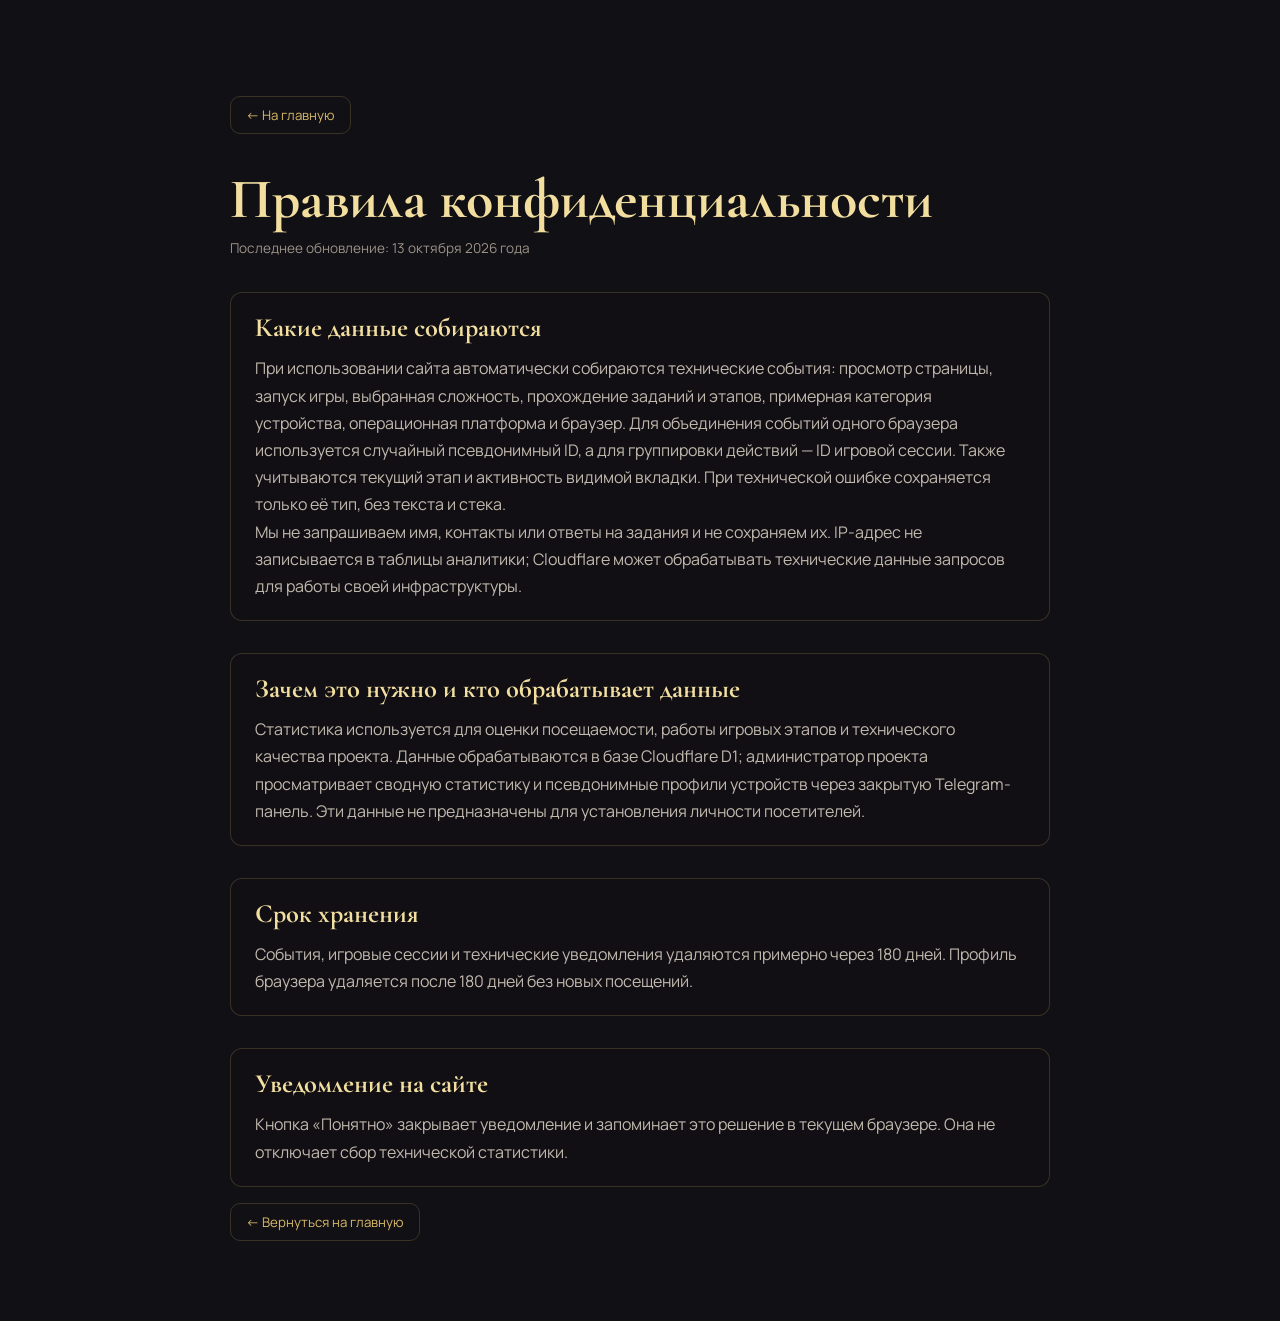
<file: privacy.html>
<!DOCTYPE html>
<html lang="ru">
<head>
  <meta charset="UTF-8" />
  <meta name="viewport" content="width=device-width, initial-scale=1.0" />
  <meta name="color-scheme" content="dark" />
  <meta name="description" content="Какие технические данные собирает проект «Слово через века», зачем они нужны и как долго хранятся." />
  <title>Конфиденциальность — Слово через века</title>
  <link rel="stylesheet" href="css/style.css" />
</head>
<body>
  <main class="privacy-page">
    <a class="btn-ghost privacy-back" href="index.html">← На главную</a>
    <h1>Правила конфиденциальности</h1>
    <p class="privacy-updated">Последнее обновление: 13 октября 2026 года</p>

    <section>
      <h2>Какие данные собираются</h2>
      <p>При использовании сайта автоматически собираются технические события: просмотр страницы, запуск игры, выбранная сложность, прохождение заданий и этапов, примерная категория устройства, операционная платформа и браузер. Для объединения событий одного браузера используется случайный псевдонимный ID, а для группировки действий — ID игровой сессии. Также учитываются текущий этап и активность видимой вкладки. При технической ошибке сохраняется только её тип, без текста и стека.</p>
      <p>Мы не запрашиваем имя, контакты или ответы на задания и не сохраняем их. IP-адрес не записывается в таблицы аналитики; Cloudflare может обрабатывать технические данные запросов для работы своей инфраструктуры.</p>
    </section>

    <section>
      <h2>Зачем это нужно и кто обрабатывает данные</h2>
      <p>Статистика используется для оценки посещаемости, работы игровых этапов и технического качества проекта. Данные обрабатываются в базе Cloudflare D1; администратор проекта просматривает сводную статистику и псевдонимные профили устройств через закрытую Telegram-панель. Эти данные не предназначены для установления личности посетителей.</p>
    </section>

    <section>
      <h2>Срок хранения</h2>
      <p>События, игровые сессии и технические уведомления удаляются примерно через 180 дней. Профиль браузера удаляется после 180 дней без новых посещений.</p>
    </section>

    <section>
      <h2>Уведомление на сайте</h2>
      <p>Кнопка «Понятно» закрывает уведомление и запоминает это решение в текущем браузере. Она не отключает сбор технической статистики.</p>
    </section>

    <a class="btn-ghost privacy-back" id="back-btn" href="index.html">← Вернуться</a>

  <script>
    const ref = document.referrer;
    const btn = document.getElementById('back-btn');
    if (ref.includes('game.html')) {
      btn.href = 'game.html';
      btn.textContent = '← Вернуться в игру';
    } else {
      btn.href = 'index.html';
      btn.textContent = '← Вернуться на главную';
    }
  </script>
  </main>
</body>
</html>
</file>
<file: css/style.css>
@import url('https://fonts.googleapis.com/css2?family=Cormorant+Garamond:ital,wght@0,400;0,600;0,700;1,400&family=Manrope:wght@300;400;500;600&display=swap');

/* ── Dark Reader protection ── */
html {
  color-scheme: dark;
  background-color: #121016 !important;
  scroll-behavior: smooth;
}

:root {
  --bg:        #111014;
  --bg-mid:    #19171d;
  --bg-card:   #211e25;
  --bg-glass:  rgba(20,18,23,0.9);
  --gold:      #d8b968;
  --gold-light:#f2dfa0;
  --gold-dim:  rgba(216,185,104,0.14);
  --crimson:   #c56b55;
  --crimson-dim: rgba(197,107,85,0.15);
  --text:      #f0ece6;
  --text-mid:  #c2b9ae;
  --text-dim:  #9b9187;
  --border:    rgba(216,185,104,0.2);
  --border-hover: rgba(216,185,104,0.52);
  --surface-shadow: 0 18px 54px rgba(0,0,0,0.28);
  --radius-card: 16px;
}

* { box-sizing: border-box; margin: 0; padding: 0; }

body {
  font-family: 'Manrope', sans-serif;
  background: var(--bg) !important;
  color: var(--text) !important;
  overflow-x: hidden;
  color-scheme: dark;
}

h1, h2, h3, h4 {
  font-family: 'Cormorant Garamond', serif;
}

::-webkit-scrollbar { width: 5px; }
::-webkit-scrollbar-track { background: var(--bg); }
::-webkit-scrollbar-thumb { background: rgba(212,175,55,0.25); border-radius: 3px; }

@keyframes float {
  0%,100% { transform: translateY(0); }
  50%      { transform: translateY(-11px); }
}

@keyframes glow-pulse {
  0%,100% { text-shadow: 0 0 18px rgba(212,175,55,0.35); }
  50%     { text-shadow: 0 0 38px rgba(212,175,55,0.75), 0 0 70px rgba(212,175,55,0.25); }
}

@keyframes fadeUp {
  from { opacity: 0; transform: translateY(22px); }
  to   { opacity: 1; transform: translateY(0); }
}

@keyframes slideDown {
  from { opacity: 0; transform: translateY(-8px); }
  to   { opacity: 1; transform: translateY(0); }
}

@keyframes intro-load {
  from { width: 0; }
  to   { width: 100%; }
}

/* ── Screen system ── */
.screen { display: none; position: fixed; inset: 0; }
.screen.active { display: flex; animation: screenFadeIn 0.4s ease both; }
.screen--scroll { overflow-y: auto; }

@keyframes screenFadeIn {
  from { opacity: 0; }
  to   { opacity: 1; }
}

/* ── Buttons ── */
.btn-primary {
  background: linear-gradient(135deg, #a8841a, var(--gold));
  color: #0e0c10;
  font-family: 'Cormorant Garamond', serif;
  font-weight: 700;
  font-size: 1.1rem;
  letter-spacing: 0.06em;
  padding: 0.85rem 2.2rem;
  border: none;
  border-radius: 12px;
  cursor: pointer;
  transition: all 0.25s;
  box-shadow: 0 4px 22px rgba(212,175,55,0.28);
  display: inline-flex;
  align-items: center;
  gap: 0.5rem;
}
.btn-primary:hover {
  transform: translateY(-2px);
  box-shadow: 0 8px 32px rgba(212,175,55,0.45);
}

.btn-ghost {
  background: transparent;
  border: 1px solid var(--border);
  color: var(--gold);
  font-family: 'Manrope', sans-serif;
  font-size: 0.83rem;
  padding: 0.38rem 0.95rem;
  border-radius: 10px;
  cursor: pointer;
  transition: all 0.2s;
  display: inline-flex;
  align-items: center;
  gap: 0.4rem;
}
.btn-ghost:hover { background: var(--gold-dim); border-color: var(--gold); }

.btn-ghost--nav {
  background: transparent;
  border: none;
  color: var(--text-mid);
  font-family: 'Manrope', sans-serif;
  font-size: 0.88rem;
  padding: 0.38rem 0.65rem;
  cursor: pointer;
  transition: color 0.2s;
}
.btn-ghost--nav:hover { color: var(--gold); }

/* ════════════ LANDING ════════════ */
#screen-landing {
  flex-direction: column;
  background: var(--bg);
  overflow-y: auto;
}

/* Header */
.lp-header {
  position: sticky;
  top: 0;
  z-index: 50;
  display: flex;
  align-items: center;
  justify-content: space-between;
  padding: 0.85rem 2.5rem;
  background: rgba(18,16,22,0.94);
  border-bottom: 1px solid var(--border);
  backdrop-filter: blur(12px);
  gap: 1rem;
}

.lp-logo {
  font-family: 'Cormorant Garamond', serif;
  font-size: 1.2rem;
  font-weight: 700;
  color: var(--gold);
  white-space: nowrap;
  display: flex;
  align-items: center;
  gap: 0.3rem;
  letter-spacing: 0.04em;
}

.lp-logo-letter {
  font-size: 1.7rem;
  line-height: 1;
  animation: glow-pulse 3.5s ease-in-out infinite;
  color: var(--gold-light);
}

.lp-nav { display: flex; align-items: center; gap: 0.1rem; }

/* Hero */
.lp-hero {
  min-height: 100vh;
  display: flex;
  align-items: center;
  justify-content: center;
  position: relative;
  overflow: hidden;
  padding: 7rem 2.5rem 5rem;
  background: radial-gradient(ellipse at 65% 35%, #2a1a0e 0%, #121016 60%);
}

.lp-hero::before {
  content: '';
  position: absolute;
  inset: 0;
  background: url("data:image/svg+xml,%3Csvg width='80' height='80' viewBox='0 0 80 80' xmlns='http://www.w3.org/2000/svg'%3E%3Cg fill='%23d4af37' fill-opacity='0.028'%3E%3Cpath d='M40 40v-6h-2v6h-6v2h6v6h2v-6h6v-2h-6zm0-40V0h-2v4h-6v2h6v6h2V6h6V4h-6z'/%3E%3C/g%3E%3C/svg%3E");
}

.lp-hero-inner {
  display: flex;
  align-items: center;
  gap: 5rem;
  max-width: 1080px;
  width: 100%;
  position: relative;
  z-index: 1;
}

.lp-hero-text { flex: 1; animation: fadeUp 0.9s ease both; }

.lp-hero-eyebrow {
  font-size: 0.72rem;
  letter-spacing: 0.28em;
  text-transform: uppercase;
  color: var(--crimson);
  margin-bottom: 1.1rem;
  display: flex;
  align-items: center;
  gap: 0.5rem;
}

.lp-hero-title {
  font-family: 'Cormorant Garamond', serif;
  font-size: clamp(2.1rem, 4.5vw, 3.4rem);
  font-weight: 700;
  line-height: 1.18;
  color: var(--text);
  margin-bottom: 1.3rem;
}

.lp-hero-title em {
  font-style: italic;
  color: var(--gold);
}

.lp-hero-sub {
  color: var(--text-mid);
  font-size: 0.97rem;
  line-height: 1.8;
  max-width: 500px;
  margin-bottom: 2.2rem;
}

.lp-hero-actions { display: flex; gap: 1rem; flex-wrap: wrap; align-items: center; }

.lp-hero-alenushka {
  flex-shrink: 0;
  width: 205px;
  max-height: 38vh;
  object-fit: contain;
  filter: drop-shadow(0 0 35px rgba(212,175,55,0.28));
  animation: float 3.8s ease-in-out infinite;
}

/* Divider */
.lp-divider {
  width: 100%;
  height: 1px;
  background: linear-gradient(90deg, transparent, var(--border), transparent);
}

/* Section shared */
.lp-section {
  padding: 5rem 2.5rem;
  max-width: 1080px;
  margin: 0 auto;
  width: 100%;
}

.lp-section-label {
  font-size: 0.7rem;
  letter-spacing: 0.28em;
  text-transform: uppercase;
  color: var(--crimson);
  margin-bottom: 0.7rem;
}

.lp-section-title {
  font-family: 'Cormorant Garamond', serif;
  font-size: clamp(1.7rem, 3vw, 2.4rem);
  font-weight: 700;
  color: var(--text);
  margin-bottom: 0.9rem;
  line-height: 1.2;
}

.lp-section-sub {
  color: var(--text-mid);
  font-size: 0.93rem;
  line-height: 1.75;
  max-width: 560px;
  margin-bottom: 3rem;
}

/* Features */
.features-grid {
  display: grid;
  grid-template-columns: repeat(auto-fit, minmax(275px, 1fr));
  gap: 1.4rem;
}

.feature-card {
  background: var(--bg-card);
  border: 1px solid var(--border);
  border-radius: 8px;
  padding: 1.8rem;
  transition: border-color 0.25s, transform 0.25s;
}
.feature-card:hover { border-color: var(--border-hover); transform: translateY(-3px); }

.feature-icon {
  width: 42px; height: 42px;
  background: var(--crimson-dim);
  border: 1px solid rgba(200,75,49,0.3);
  border-radius: 8px;
  display: flex;
  align-items: center;
  justify-content: center;
  margin-bottom: 1rem;
  color: var(--crimson);
}

.feature-card h3 {
  font-family: 'Cormorant Garamond', serif;
  font-size: 1.1rem;
  color: var(--text);
  margin-bottom: 0.5rem;
  font-weight: 600;
}

.feature-card p { font-size: 0.86rem; color: var(--text-mid); line-height: 1.65; }

/* Gallery */
.gallery-slider {
  display: flex;
  gap: 1.2rem;
  overflow-x: auto;
  padding-bottom: 1rem;
  scroll-snap-type: x mandatory;
  -webkit-overflow-scrolling: touch;
}
.gallery-slider::-webkit-scrollbar { height: 3px; }
.gallery-slider::-webkit-scrollbar-thumb { background: var(--border); }

.gallery-card {
  flex-shrink: 0;
  width: 310px;
  scroll-snap-align: start;
  background: var(--bg-card);
  border: 1px solid var(--border);
  border-radius: 8px;
  overflow: hidden;
  transition: border-color 0.2s;
}
.gallery-card:hover { border-color: var(--border-hover); }

.gallery-mock {
  height: 175px;
  position: relative;
  overflow: hidden;
}
.gallery-mock-dialogue { background: linear-gradient(135deg, #1a0c04, #2a1608); }
.gallery-mock-map      { background: linear-gradient(135deg, #0c1018, #101820); }
.gallery-mock-puzzle   { background: linear-gradient(135deg, #180c1a, #200e14); }

.gallery-mock-inner {
  position: absolute;
  inset: 0;
  display: flex;
  flex-direction: column;
  justify-content: flex-end;
  padding: 0.8rem;
}

.mock-dialogue-box {
  background: rgba(18,16,22,0.9);
  border: 1px solid rgba(212,175,55,0.25);
  border-radius: 5px;
  padding: 0.55rem 0.75rem;
}
.mock-speaker {
  font-family: 'Cormorant Garamond', serif;
  font-size: 0.65rem;
  color: var(--gold);
  border-left: 2px solid var(--gold);
  padding-left: 0.4rem;
  margin-bottom: 0.28rem;
}
.mock-text { font-size: 0.68rem; color: var(--text); line-height: 1.4; }

.mock-map-dots {
  position: absolute;
  inset: 0;
  display: flex;
  align-items: center;
  justify-content: center;
  gap: 2rem;
}
.mock-dot {
  width: 9px; height: 9px;
  border-radius: 50%;
  background: var(--gold);
  box-shadow: 0 0 10px rgba(212,175,55,0.6);
}
.mock-dot.dim { background: rgba(212,175,55,0.25); box-shadow: none; }

.gallery-card-label {
  padding: 0.75rem 1rem;
  font-size: 0.8rem;
  color: var(--text-dim);
  border-top: 1px solid var(--border);
  display: flex;
  align-items: center;
  gap: 0.4rem;
}

/* Difficulty */
.difficulty-grid {
  display: grid;
  grid-template-columns: repeat(auto-fit, minmax(255px, 1fr));
  gap: 1.4rem;
}

.diff-card {
  background: var(--bg-card);
  border: 2px solid var(--border);
  border-radius: 10px;
  padding: 2rem 1.5rem;
  cursor: pointer;
  transition: all 0.25s;
  position: relative;
  text-align: center;
}
.diff-card:hover { border-color: var(--border-hover); transform: translateY(-4px); }
.diff-card.selected {
  border-color: var(--gold);
  background: rgba(212,175,55,0.06);
  box-shadow: 0 0 28px rgba(212,175,55,0.15);
}

.diff-card-check {
  position: absolute;
  top: 1rem; right: 1rem;
  width: 20px; height: 20px;
  border-radius: 50%;
  border: 2px solid var(--border);
  display: flex;
  align-items: center;
  justify-content: center;
  transition: all 0.2s;
}
.diff-card.selected .diff-card-check { background: var(--gold); border-color: var(--gold); }

.diff-icon {
  width: 54px; height: 54px;
  border-radius: 50%;
  display: flex;
  align-items: center;
  justify-content: center;
  margin: 0 auto 1rem;
}

.diff-card h3 {
  font-family: 'Cormorant Garamond', serif;
  font-size: 1.15rem;
  color: var(--text);
  margin-bottom: 0.25rem;
  font-weight: 600;
}

.diff-grade { font-size: 0.72rem; color: var(--gold); letter-spacing: 0.1em; margin-bottom: 0.8rem; }
.diff-card p { font-size: 0.84rem; color: var(--text-mid); line-height: 1.6; }

.diff-tags { display: flex; flex-wrap: wrap; gap: 0.35rem; justify-content: center; margin-top: 1rem; }
.diff-tag {
  font-size: 0.68rem;
  padding: 0.18rem 0.55rem;
  border-radius: 20px;
  border: 1px solid var(--border);
  color: var(--text-dim);
}

/* Footer */
.lp-footer {
  border-top: 1px solid var(--border);
  padding: 2.5rem 2.5rem;
  text-align: center;
}
.lp-footer p {
  color: var(--text-dim);
  font-size: 0.78rem;
  line-height: 1.7;
  max-width: 600px;
  margin: 0 auto;
}
.lp-footer a { color: var(--gold); text-decoration: none; }
.lp-footer a:hover { text-decoration: underline; }

/* ════════════ DIFFICULTY MODAL ════════════ */
.modal-overlay {
  position: fixed;
  inset: 0;
  z-index: 200;
  background: rgba(0,0,0,0.72);
  backdrop-filter: blur(5px);
  display: flex;
  align-items: center;
  justify-content: center;
  opacity: 0;
  pointer-events: none;
  transition: opacity 0.28s;
}
.modal-overlay.open { opacity: 1; pointer-events: all; }

.modal {
  background: var(--bg-mid);
  border: 1px solid var(--border);
  border-radius: 10px;
  padding: 2.2rem;
  max-width: 640px;
  width: 92%;
  max-height: 88vh;
  overflow-y: auto;
  animation: slideDown 0.3s ease both;
}

.modal-header {
  display: flex;
  align-items: flex-start;
  justify-content: space-between;
  margin-bottom: 0.5rem;
  gap: 1rem;
}

.modal-title {
  font-family: 'Cormorant Garamond', serif;
  font-size: 1.5rem;
  font-weight: 700;
  color: var(--text);
  line-height: 1.2;
}

.modal-subtitle {
  color: var(--text-dim);
  font-size: 0.85rem;
  margin-bottom: 1.8rem;
  line-height: 1.6;
}

.modal-close {
  background: transparent;
  border: none;
  color: var(--text-dim);
  cursor: pointer;
  padding: 0.2rem;
  transition: color 0.2s;
  display: flex;
  flex-shrink: 0;
}
.modal-close:hover { color: var(--gold); }

.modal-actions {
  display: flex;
  justify-content: flex-end;
  gap: 0.8rem;
  margin-top: 1.8rem;
  padding-top: 1.4rem;
  border-top: 1px solid var(--border);
}

/* Achievements modal grid */
.achievements-grid {
  display: grid;
  grid-template-columns: repeat(auto-fill, minmax(128px, 1fr));
  gap: 1rem;
}

.ach-card {
  background: var(--bg-card);
  border: 1px solid var(--border);
  border-radius: 8px;
  padding: 1.1rem 0.75rem;
  text-align: center;
  transition: all 0.2s;
}
.ach-card.unlocked { border-color: rgba(212,175,55,0.35); }
.ach-card.locked { opacity: 0.38; filter: grayscale(1); }

.ach-icon {
  width: 50px; height: 50px;
  border-radius: 50%;
  margin: 0 auto 0.65rem;
  display: flex;
  align-items: center;
  justify-content: center;
}

.ach-name {
  font-family: 'Cormorant Garamond', serif;
  font-size: 0.75rem;
  color: var(--gold-light);
  line-height: 1.3;
  margin-bottom: 0.28rem;
  font-weight: 600;
}

.ach-desc { font-size: 0.67rem; color: var(--text-dim); line-height: 1.4; }

/* ════════════ INTRO ════════════ */
#screen-intro {
  flex-direction: column;
  align-items: center;
  justify-content: center;
  background: #000;
}

#intro-video {
  width: 100%; height: 100%;
  object-fit: cover;
  position: absolute;
  inset: 0;
  z-index: 1;
}

.btn-skip { z-index: 10; }

.intro-play {
  position: absolute;
  z-index: 5;
  left: 50%;
  top: 50%;
  transform: translate(-50%, -50%);
  white-space: nowrap;
}

.intro-play[hidden] { display: none; }

.intro-placeholder {
  position: absolute;
  inset: 0;
  display: flex;
  flex-direction: column;
  align-items: center;
  justify-content: center;
  background: radial-gradient(ellipse at 50% 50%, #2a1a0e 0%, #000 65%);
  gap: 1.5rem;
}

.intro-placeholder-title {
  font-family: 'Cormorant Garamond', serif;
  font-size: clamp(2.2rem, 5.5vw, 4.2rem);
  font-weight: 700;
  color: var(--gold);
  animation: glow-pulse 2.2s ease-in-out infinite;
  text-align: center;
  letter-spacing: 0.04em;
}

.intro-placeholder-sub {
  color: var(--text-dim);
  font-size: 0.85rem;
  letter-spacing: 0.22em;
  text-transform: uppercase;
}

.intro-alenushka-float {
  height: 190px;
  filter: drop-shadow(0 0 28px rgba(212,175,55,0.45));
  animation: float 3s ease-in-out infinite;
}

.intro-progress {
  width: 180px; height: 2px;
  background: rgba(212,175,55,0.12);
  border-radius: 2px;
  overflow: hidden;
}

.intro-progress-bar {
  height: 100%;
  background: linear-gradient(90deg, var(--gold), var(--gold-light));
  border-radius: 2px;
  animation: intro-load 4s linear forwards;
}

.btn-skip {
  position: absolute;
  top: 1.2rem; right: 1.5rem;
  z-index: 10;
  background: rgba(18,16,22,0.72);
  border: 1px solid var(--border);
  color: var(--text-dim);
  font-family: 'Manrope', sans-serif;
  font-size: 0.8rem;
  padding: 0.42rem 0.95rem;
  border-radius: 3px;
  cursor: pointer;
  transition: all 0.2s;
  display: flex;
  align-items: center;
  gap: 0.4rem;
  backdrop-filter: blur(4px);
}
.btn-skip:hover { color: var(--gold); border-color: var(--gold); }

/* ════════════ GAME TOPBAR ════════════ */
.game-topbar {
  position: fixed;
  top: 0; left: 0; right: 0;
  z-index: 100;
  display: flex;
  align-items: center;
  justify-content: space-between;
  padding: 0.52rem 1.3rem;
  background: rgba(18,16,22,0.94);
  border-bottom: 1px solid var(--border);
  backdrop-filter: blur(10px);
}

.topbar-group { display: flex; align-items: center; gap: 0.5rem; }

.score-display {
  font-family: 'Cormorant Garamond', serif;
  font-size: 1rem;
  color: var(--gold);
  display: flex;
  align-items: center;
  gap: 0.35rem;
}

.inv-badge {
  background: var(--gold);
  color: #0e0c10;
  font-size: 0.66rem;
  font-weight: 700;
  border-radius: 50%;
  width: 16px; height: 16px;
  display: inline-flex;
  align-items: center;
  justify-content: center;
}

.diff-badge {
  font-size: 0.68rem;
  padding: 0.14rem 0.52rem;
  border-radius: 20px;
  border: 1px solid var(--border);
  color: var(--text-dim);
  font-family: 'Manrope', sans-serif;
}

/* ════════════ GAME SCREEN ════════════ */
#screen-game { flex-direction: column; overflow: hidden; }

#game-bg {
  position: absolute;
  inset: 0;
  background: linear-gradient(135deg, #1a0c04, #2a1608);
  background-size: cover;
  background-position: center;
  transition: opacity 0.6s ease;
  z-index: 0;
}
#game-bg::after {
  content: '';
  position: absolute;
  inset: 0;
  background: linear-gradient(to top, rgba(0,0,0,0.72) 0%, rgba(0,0,0,0.18) 55%, rgba(0,0,0,0.38) 100%);
}

#game-bg-next {
  position: absolute;
  inset: 0;
  background-size: cover;
  background-position: center;
  opacity: 0;
  transition: opacity 0.7s ease;
  z-index: 0;
  pointer-events: none;
}
#game-bg-next::after {
  content: '';
  position: absolute;
  inset: 0;
  background: linear-gradient(to top, rgba(0,0,0,0.72) 0%, rgba(0,0,0,0.18) 55%, rgba(0,0,0,0.38) 100%);
}

#location-title {
  position: absolute;
  top: 62px; left: 50%;
  transform: translateX(-50%);
  font-family: 'Cormorant Garamond', serif;
  font-size: 0.78rem;
  color: rgba(212,175,55,0.5);
  letter-spacing: 0.25em;
  text-transform: uppercase;
  z-index: 10;
  pointer-events: none;
  white-space: nowrap;
}

.alenushka-container {
  position: absolute;
  bottom: 220px;
  left: clamp(20px, 4vw, 60px);
  z-index: 10;
  pointer-events: none;
  transition: opacity 0.3s ease, transform 0.3s ease;
}

#alenushka-sprite {
  height: clamp(260px, 38vh, 420px);
  filter: drop-shadow(0 8px 32px rgba(0,0,0,0.55)) drop-shadow(0 0 20px rgba(212,175,55,0.2));
  animation: float 3.5s ease-in-out infinite;
  transition: opacity 0.25s ease;
}
#alenushka-sprite.fade-out { opacity: 0; }

/* Dialogue box */
.dialogue-box {
  position: absolute;
  bottom: 0; left: 0; right: 0;
  z-index: 20;
  background: linear-gradient(180deg, rgba(10,8,14,0.82) 0%, rgba(10,8,14,0.97) 100%);
  border-top: 1px solid rgba(212,175,55,0.28);
  backdrop-filter: blur(20px);
  -webkit-backdrop-filter: blur(20px);
  padding: 1.4rem 2rem 1.8rem clamp(180px, 22vw, 280px);
  min-height: 210px;
  box-shadow: 0 -8px 40px rgba(0,0,0,0.5);
}

.dialogue-box::before {
  content: '';
  position: absolute;
  top: 0; left: 0; right: 0;
  height: 1px;
  background: linear-gradient(90deg, transparent, rgba(212,175,55,0.5), transparent);
}

.speaker-name {
  font-family: 'Cormorant Garamond', serif;
  font-size: 1.05rem;
  color: var(--gold-light);
  font-weight: 700;
  margin-bottom: 0.65rem;
  padding: 0.2rem 0.85rem;
  background: rgba(212,175,55,0.08);
  border-left: 3px solid var(--gold);
  display: inline-block;
  letter-spacing: 0.05em;
  border-radius: 0 3px 3px 0;
}

#dialogue-text {
  font-family: 'Cormorant Garamond', serif;
  font-size: clamp(1rem, 1.8vw, 1.18rem);
  line-height: 1.8;
  color: var(--text);
  min-height: 3.8rem;
  cursor: pointer;
  margin-bottom: 1rem;
  letter-spacing: 0.01em;
}

#choices-container {
  display: flex;
  flex-wrap: wrap;
  gap: 0.6rem;
}

.choice-btn {
  background: rgba(212,175,55,0.07);
  border: 1px solid rgba(212,175,55,0.28);
  color: var(--text);
  font-family: 'Manrope', sans-serif;
  font-size: 0.9rem;
  padding: 0.6rem 1.3rem;
  border-radius: 4px;
  cursor: pointer;
  transition: all 0.22s;
  text-align: left;
  position: relative;
  overflow: hidden;
  display: inline-flex;
  align-items: center;
  justify-content: center;
  gap: 0.5rem;
}
.choice-btn::before {
  content: '';
  position: absolute;
  left: 0; top: 0; bottom: 0;
  width: 3px;
  background: var(--gold);
  transform: scaleY(0);
  transition: transform 0.2s;
  border-radius: 0;
}
.choice-btn:hover {
  background: rgba(212,175,55,0.14);
  border-color: var(--gold);
  color: var(--gold-light);
  transform: translateX(4px);
}
.choice-btn:hover::before { transform: scaleY(1); }
.choice-btn--continue {
  background: linear-gradient(135deg, rgba(168,132,26,0.18), rgba(212,175,55,0.1));
  border-color: rgba(212,175,55,0.5);
  color: var(--gold-light);
  display: inline-flex;
  align-items: center;
  justify-content: center;
  gap: 0.55rem;
}

/* ── Act Splash overlay ── */
#act-splash {
  position: fixed;
  inset: 0;
  z-index: 500;
  display: flex;
  flex-direction: column;
  align-items: center;
  justify-content: center;
  background: #000;
  opacity: 0;
  pointer-events: none;
  transition: opacity 0.5s ease;
  gap: 0.6rem;
}
#act-splash.visible {
  opacity: 1;
  pointer-events: all;
}
.act-splash-eyebrow {
  font-family: 'Manrope', sans-serif;
  font-size: 0.72rem;
  letter-spacing: 0.35em;
  text-transform: uppercase;
  color: var(--crimson);
  animation: fadeUp 0.6s 0.3s ease both;
}
.act-splash-title {
  font-family: 'Cormorant Garamond', serif;
  font-size: clamp(2rem, 5vw, 3.8rem);
  font-weight: 700;
  color: var(--gold);
  text-align: center;
  animation: fadeUp 0.6s 0.5s ease both;
  text-shadow: 0 0 40px rgba(212,175,55,0.4);
  letter-spacing: 0.04em;
}
.act-splash-sub {
  font-family: 'Cormorant Garamond', serif;
  font-size: clamp(1rem, 2vw, 1.3rem);
  color: var(--text-mid);
  font-style: italic;
  animation: fadeUp 0.6s 0.7s ease both;
}
.act-splash-line {
  width: 80px; height: 1px;
  background: linear-gradient(90deg, transparent, var(--gold), transparent);
  margin: 0.4rem 0;
  animation: fadeUp 0.6s 0.6s ease both;
}

/* ════════════ MAP ════════════ */
#screen-map {
  flex-direction: column;
  background: var(--bg);
  overflow-y: auto;
  padding-top: 54px;
}

.map-header { text-align: center; padding: 2rem 1rem 1rem; }
.map-header h2 { font-family: 'Cormorant Garamond', serif; font-size: 1.8rem; color: var(--gold); }
.map-header p { color: var(--text-dim); font-size: 0.83rem; margin-top: 0.3rem; }

#map-acts {
  display: flex;
  flex-direction: column;
  gap: 1rem;
  padding: 1rem 2rem 2rem;
  max-width: 680px;
  margin: 0 auto;
  width: 100%;
}

.act-card {
  background: var(--bg-card);
  border: 1px solid var(--border);
  border-radius: 7px;
  padding: 1.2rem;
  transition: border-color 0.2s;
}
.act-card:not(.locked):hover { border-color: var(--border-hover); }
.act-card.locked { opacity: 0.38; }
.act-card h3 {
  font-family: 'Cormorant Garamond', serif;
  font-size: 1rem;
  color: var(--gold);
  margin-bottom: 0.75rem;
  font-weight: 600;
}

.locations-list { display: flex; flex-wrap: wrap; gap: 0.5rem; }

.loc-btn {
  background: rgba(212,175,55,0.06);
  border: 1px solid var(--border);
  color: var(--text);
  font-family: 'Manrope', sans-serif;
  font-size: 0.82rem;
  padding: 0.4rem 0.9rem;
  border-radius: 3px;
  cursor: pointer;
  transition: all 0.2s;
  display: flex;
  align-items: center;
  gap: 0.4rem;
}
.loc-btn:hover:not([disabled]) { background: rgba(212,175,55,0.14); border-color: var(--gold); }
.loc-btn.completed { border-color: #5a9e6a; color: #7ec48e; }
.loc-btn[disabled] { cursor: not-allowed; }
.soon { color: var(--text-dim); font-size: 0.82rem; font-style: italic; }

/* ════════════ INVENTORY / ARCHIVE ════════════ */
#screen-inventory {
  flex-direction: column;
  background: radial-gradient(ellipse at 50% 0%, #1e1428 0%, var(--bg) 70%);
  overflow: hidden;
  padding-top: 54px;
}

.archive-header {
  display: flex;
  align-items: center;
  justify-content: space-between;
  padding: 1rem 2rem 0.5rem;
  border-bottom: 1px solid var(--border);
  flex-shrink: 0;
}
.archive-header-center { text-align: center; }
.archive-title-label {
  font-family: 'Cormorant Garamond', serif;
  font-size: 1.3rem;
  font-weight: 700;
  color: var(--gold);
  letter-spacing: 0.06em;
}
.archive-page-info {
  font-size: 0.72rem;
  color: var(--text-dim);
  margin-top: 0.1rem;
  letter-spacing: 0.1em;
}
.archive-count {
  font-size: 0.78rem;
  color: var(--text-dim);
  font-family: 'Cormorant Garamond', serif;
}

.archive-body {
  flex: 1;
  display: flex;
  align-items: center;
  justify-content: center;
  gap: 0;
  overflow: hidden;
  padding: 1.5rem 0;
  position: relative;
}

.archive-nav {
  flex-shrink: 0;
  width: 48px; height: 48px;
  border-radius: 50%;
  background: rgba(212,175,55,0.06);
  border: 1px solid var(--border);
  color: var(--gold);
  cursor: pointer;
  display: flex;
  align-items: center;
  justify-content: center;
  transition: all 0.2s;
  z-index: 10;
  margin: 0 0.5rem;
}
.archive-nav:hover:not(:disabled) { background: var(--gold-dim); border-color: var(--gold); }
.archive-nav:disabled { opacity: 0.2; cursor: not-allowed; }

.archive-pages {
  flex: 1;
  max-width: 860px;
  position: relative;
  height: 100%;
  overflow: hidden;
}

.archive-page {
  display: grid;
  grid-template-columns: repeat(auto-fill, minmax(240px, 1fr));
  gap: 1.1rem;
  padding: 0.5rem 1rem;
  position: absolute;
  inset: 0;
  overflow-y: auto;
  transition: opacity 0.35s ease, transform 0.35s ease;
}
.archive-page.page-enter-right {
  opacity: 0; transform: translateX(40px);
}
.archive-page.page-enter-left {
  opacity: 0; transform: translateX(-40px);
}
.archive-page.page-active {
  opacity: 1; transform: translateX(0);
}
.archive-page.page-exit-left {
  opacity: 0; transform: translateX(-40px);
}
.archive-page.page-exit-right {
  opacity: 0; transform: translateX(40px);
}

/* Word card redesign */
.word-card {
  background: linear-gradient(145deg, #1e1830, #18142a);
  border: 1px solid rgba(212,175,55,0.22);
  border-radius: 10px;
  padding: 1.4rem 1.2rem;
  animation: fadeUp 0.4s ease both;
  position: relative;
  overflow: hidden;
  transition: border-color 0.2s, transform 0.2s;
}
.word-card::before {
  content: '';
  position: absolute;
  top: 0; left: 0; right: 0;
  height: 2px;
  background: linear-gradient(90deg, transparent, var(--gold), transparent);
  opacity: 0.5;
}
.word-card:hover {
  border-color: rgba(212,175,55,0.45);
  transform: translateY(-2px);
}
.word-card-num {
  position: absolute;
  top: 0.8rem; right: 0.9rem;
  font-family: 'Cormorant Garamond', serif;
  font-size: 0.7rem;
  color: rgba(212,175,55,0.3);
  letter-spacing: 0.1em;
}
.word-form {
  font-family: 'Cormorant Garamond', serif;
  font-size: 1.7rem;
  color: var(--gold-light);
  margin-bottom: 0.15rem;
  font-weight: 700;
  line-height: 1.1;
  letter-spacing: 0.02em;
}
.word-modern {
  color: #9ab8d4;
  font-size: 0.85rem;
  margin-bottom: 0.1rem;
  font-style: italic;
}
.word-era {
  color: var(--text-dim);
  font-size: 0.7rem;
  margin-bottom: 0.7rem;
  letter-spacing: 0.08em;
  text-transform: uppercase;
}
.word-divider {
  height: 1px;
  background: linear-gradient(90deg, rgba(212,175,55,0.2), transparent);
  margin-bottom: 0.7rem;
}
.word-desc {
  color: var(--text-mid);
  font-size: 0.83rem;
  line-height: 1.6;
}

.archive-empty {
  display: flex;
  flex-direction: column;
  align-items: center;
  justify-content: center;
  height: 100%;
  gap: 1rem;
  color: var(--text-dim);
  font-family: 'Cormorant Garamond', serif;
  font-size: 1.1rem;
  font-style: italic;
  text-align: center;
  padding: 2rem;
}
.archive-empty-icon {
  width: 64px; height: 64px;
  border-radius: 50%;
  background: rgba(212,175,55,0.06);
  border: 1px solid var(--border);
  display: flex;
  align-items: center;
  justify-content: center;
  color: rgba(212,175,55,0.3);
}

.archive-dots {
  display: flex;
  justify-content: center;
  gap: 0.5rem;
  padding: 0.8rem;
  flex-shrink: 0;
}
.archive-dot {
  width: 7px; height: 7px;
  border-radius: 50%;
  background: var(--border);
  border: none;
  cursor: pointer;
  transition: all 0.25s;
  padding: 0;
}
.archive-dot.active { background: var(--gold); width: 20px; border-radius: 4px; }

/* ════════════ WORD TOAST ════════════ */
#word-toast {
  position: fixed;
  top: 66px; right: 1.5rem;
  z-index: 300;
  background: var(--bg-mid);
  border: 1px solid var(--gold);
  border-radius: 6px;
  padding: 0.72rem 1.1rem;
  color: var(--gold-light);
  font-family: 'Cormorant Garamond', serif;
  font-size: 0.92rem;
  transform: translateY(-8px);
  opacity: 0;
  visibility: hidden;
  transition: transform 0.24s ease, opacity 0.24s ease, visibility 0.24s;
  box-shadow: 0 4px 18px rgba(212,175,55,0.2);
  display: flex;
  align-items: center;
  gap: 0.5rem;
}
#word-toast.show {
  transform: translateY(0);
  opacity: 1;
  visibility: visible;
}

/* ════════════ 3D COVERFLOW CAROUSEL ════════════ */
.carousel {
  position: relative;
  width: 100%;
  padding: 0 60px;
  user-select: none;
  perspective: 900px;
}

.carousel-track {
  display: flex;
  align-items: center;
  justify-content: center;
  height: 290px;
  position: relative;
  transform-style: preserve-3d;
}

.carousel-slide {
  position: absolute;
  width: 320px;
  background: var(--bg-card);
  border: 1px solid var(--border);
  border-radius: 10px;
  overflow: hidden;
  cursor: pointer;
  transition:
    transform 0.5s cubic-bezier(0.25,0.46,0.45,0.94),
    opacity 0.5s ease,
    box-shadow 0.5s ease,
    border-color 0.5s ease;
  /* default hidden */
  transform: translateX(0) translateZ(-300px) scale(0.6);
  opacity: 0;
  pointer-events: none;
  z-index: 1;
}

/* center */
.carousel-slide.pos-center {
  transform: translateX(0) translateZ(0) rotateY(0deg) scale(1);
  opacity: 1;
  pointer-events: auto;
  z-index: 10;
  box-shadow: 0 16px 50px rgba(0,0,0,0.55), 0 0 30px rgba(212,175,55,0.1);
  border-color: rgba(212,175,55,0.45);
}

/* left */
.carousel-slide.pos-left {
  transform: translateX(-270px) translateZ(-130px) rotateY(35deg) scale(0.82);
  opacity: 0.5;
  pointer-events: auto;
  z-index: 5;
}

/* right */
.carousel-slide.pos-right {
  transform: translateX(270px) translateZ(-130px) rotateY(-35deg) scale(0.82);
  opacity: 0.5;
  pointer-events: auto;
  z-index: 5;
}

.carousel-slide .gallery-mock { height: 200px; }

.carousel-label {
  padding: 0.75rem 1rem;
  font-size: 0.8rem;
  color: var(--text-mid);
  border-top: 1px solid var(--border);
  display: flex;
  align-items: center;
  gap: 0.4rem;
}

/* Buttons */
.carousel-btn {
  position: absolute;
  top: 50%;
  transform: translateY(-50%);
  width: 40px; height: 40px;
  border-radius: 50%;
  background: rgba(18,16,22,0.88);
  border: 1px solid var(--border);
  color: var(--gold);
  cursor: pointer;
  display: flex;
  align-items: center;
  justify-content: center;
  transition: all 0.2s;
  backdrop-filter: blur(6px);
  z-index: 20;
}
.carousel-btn:hover { background: var(--gold-dim); border-color: var(--gold); }
.carousel-btn--prev { left: 0; }
.carousel-btn--next { right: 0; }

/* Dots */
.carousel-dots {
  display: flex;
  justify-content: center;
  gap: 0.5rem;
  margin-top: 1rem;
}
.carousel-dot {
  width: 7px; height: 7px;
  border-radius: 50%;
  background: var(--border);
  border: none;
  cursor: pointer;
  transition: all 0.25s;
  padding: 0;
}
.carousel-dot.active { background: var(--gold); width: 22px; border-radius: 4px; }
.carousel-dot:hover:not(.active) { background: rgba(212,175,55,0.4); }

/* ════════════ QUIZ SCREEN ════════════ */
#screen-quiz { flex-direction: column; overflow: hidden; }

#quiz-bg {
  position: absolute;
  inset: 0;
  background: linear-gradient(135deg, #0e0a18, #1a0e2a);
  z-index: 0;
}

.quiz-container {
  position: relative;
  z-index: 10;
  display: flex;
  flex-direction: column;
  align-items: center;
  justify-content: center;
  height: 100%;
  padding: 2rem;
  gap: 1.5rem;
  max-width: 680px;
  margin: 0 auto;
  width: 100%;
}

.quiz-eyebrow {
  font-size: 0.7rem;
  letter-spacing: 0.28em;
  text-transform: uppercase;
  color: var(--crimson);
}

.quiz-word-highlight {
  font-family: 'Cormorant Garamond', serif;
  font-size: clamp(2.2rem, 5vw, 3.5rem);
  font-weight: 700;
  color: var(--gold);
  text-shadow: 0 0 30px rgba(212,175,55,0.35);
  letter-spacing: 0.06em;
  text-align: center;
}

.quiz-question {
  font-family: 'Cormorant Garamond', serif;
  font-size: clamp(1.1rem, 2.2vw, 1.4rem);
  color: var(--text);
  text-align: center;
  line-height: 1.6;
  max-width: 520px;
}

/* Choice quiz */
.quiz-options {
  display: flex;
  flex-direction: column;
  gap: 0.7rem;
  width: 100%;
  max-width: 480px;
}

.quiz-option {
  background: rgba(212,175,55,0.06);
  border: 1px solid rgba(212,175,55,0.25);
  color: var(--text);
  font-family: 'Manrope', sans-serif;
  font-size: 1rem;
  padding: 0.85rem 1.4rem;
  border-radius: 6px;
  cursor: pointer;
  transition: all 0.2s;
  text-align: left;
  position: relative;
  overflow: hidden;
}
.quiz-option:hover:not(:disabled) {
  background: rgba(212,175,55,0.13);
  border-color: var(--gold);
  transform: translateX(5px);
}
.quiz-option.correct {
  background: rgba(90,158,106,0.18);
  border-color: #5a9e6a;
  color: #7ec48e;
}
.quiz-option.wrong {
  background: rgba(200,75,49,0.15);
  border-color: var(--crimson);
  color: #e07060;
}
.quiz-option:disabled { cursor: default; }

/* Fill quiz */
.quiz-fill-word {
  display: flex;
  align-items: center;
  justify-content: center;
  gap: 0.3rem;
  flex-wrap: wrap;
}

.quiz-fill-letter {
  font-family: 'Cormorant Garamond', serif;
  font-size: clamp(1.8rem, 4vw, 2.8rem);
  font-weight: 700;
  color: var(--gold-light);
  min-width: 1.8rem;
  text-align: center;
}

.quiz-fill-blank {
  font-family: 'Cormorant Garamond', serif;
  font-size: clamp(1.8rem, 4vw, 2.8rem);
  font-weight: 700;
  color: var(--gold);
  min-width: 2.2rem;
  text-align: center;
  border-bottom: 3px solid var(--gold);
  padding-bottom: 2px;
  transition: color 0.3s;
}
.quiz-fill-blank.filled-correct { color: #7ec48e; border-color: #5a9e6a; }
.quiz-fill-blank.filled-wrong   { color: #e07060; border-color: var(--crimson); }

.quiz-fill-options {
  display: flex;
  gap: 0.8rem;
  flex-wrap: wrap;
  justify-content: center;
}

.quiz-fill-btn {
  background: rgba(212,175,55,0.08);
  border: 1px solid rgba(212,175,55,0.3);
  color: var(--gold-light);
  font-family: 'Cormorant Garamond', serif;
  font-size: 1.6rem;
  font-weight: 700;
  width: 60px; height: 60px;
  border-radius: 8px;
  cursor: pointer;
  transition: all 0.2s;
  display: flex;
  align-items: center;
  justify-content: center;
}
.quiz-fill-btn:hover:not(:disabled) {
  background: rgba(212,175,55,0.18);
  border-color: var(--gold);
  transform: translateY(-3px);
}
.quiz-fill-btn:disabled { opacity: 0.35; cursor: default; }

/* Match quiz */
.quiz-match {
  position: relative;
  display: grid;
  grid-template-columns: 1fr 1fr;
  column-gap: clamp(4.5rem, 12vw, 8rem);
  width: 100%;
  max-width: 760px;
  margin: 1.25rem auto;
  isolation: isolate;
}

.quiz-match-connections {
  position: absolute;
  inset: 0;
  width: 100%;
  height: 100%;
  overflow: visible;
  pointer-events: none;
  z-index: 1;
}

.quiz-match-connection {
  fill: none;
  stroke: var(--pair-color);
  stroke-width: 3;
  stroke-linecap: round;
  filter: drop-shadow(0 0 5px var(--pair-color));
  animation: matchConnectionDraw 0.35s ease-out both;
}
.quiz-match-connection-node {
  fill: var(--pair-color);
  stroke: rgba(16,12,17,0.95);
  stroke-width: 2;
}
@keyframes matchConnectionDraw {
  from { stroke-dasharray: 1 500; }
  to { stroke-dasharray: 500 0; }
}

.quiz-match-col {
  display: flex;
  flex-direction: column;
  gap: 1rem;
  position: relative;
  z-index: 2;
  min-width: 0;
}

.quiz-match-heading {
  min-height: 1.1rem;
  color: var(--text-dim);
  font: 700 0.65rem/1.2 'Manrope', sans-serif;
  letter-spacing: 0.14em;
  text-align: center;
  text-transform: uppercase;
}

.quiz-match-item {
  position: relative;
  background: rgba(16,12,17,0.78);
  border: 1px solid rgba(212,175,55,0.28);
  box-shadow: inset 0 0 0 1px rgba(212,175,55,0.06), 0 12px 22px rgba(0,0,0,0.18);
  color: var(--text);
  font-family: 'Cormorant Garamond', serif;
  font-size: clamp(1rem, 1.7vw, 1.15rem);
  line-height: 1.35;
  min-height: 3.5rem;
  padding: 0.8rem 1.2rem;
  border-radius: 14px;
  cursor: pointer;
  transition: border-color 0.18s ease, background 0.18s ease, color 0.18s ease, box-shadow 0.18s ease, transform 0.18s ease;
  text-align: center;
  user-select: none;
  display: flex;
  align-items: center;
  justify-content: center;
}
.quiz-match-item::before {
  content: '';
  width: 10px;
  height: 10px;
  border-radius: 50%;
  background: rgba(212,175,55,0.45);
  position: absolute;
  left: -6px;
  top: 50%;
  transform: translateY(-50%);
  border: 2px solid #171219;
  box-shadow: 0 0 0 1px rgba(212,175,55,0.4);
}
#match-ancient .quiz-match-item::before {
  left: auto;
  right: -6px;
}
#match-modern .quiz-match-item::before {
  left: -6px;
  right: auto;
}
.quiz-match-item:hover:not(.matched):not(.selected) {
  border-color: var(--gold);
  background: rgba(212,175,55,0.12);
  transform: translateY(-2px);
}
.quiz-match-item.selected {
  box-shadow: 0 0 0 1px rgba(212,175,55,0.18), 0 8px 24px rgba(0,0,0,0.22);
}
.quiz-match-item.matched {
  box-shadow: inset 0 0 0 1px rgba(255,255,255,0.04), 0 6px 18px rgba(0,0,0,0.2);
  cursor: default;
}
.quiz-match-item.selected::before,
.quiz-match-item.matched::before {
  background: var(--pair-color);
  box-shadow: 0 0 10px var(--pair-color);
}
.quiz-match-item.wrong-flash {
  border-color: var(--crimson);
  background: rgba(200,75,49,0.15);
  animation: wrongFlash 0.4s ease;
}

.scv-telemetry-consent {
  position: fixed;
  z-index: 1200;
  right: 1rem;
  bottom: 1rem;
  width: min(580px, calc(100vw - 2rem));
  padding: 1rem 1.1rem;
  display: flex;
  align-items: center;
  gap: 1.2rem;
  border: 1px solid rgba(212,175,55,0.35);
  border-radius: 14px;
  background: rgba(18,15,20,0.97);
  color: var(--text);
  box-shadow: 0 12px 38px rgba(0,0,0,0.55);
  font: 0.82rem/1.5 'Manrope', sans-serif;
}
.scv-telemetry-copy { flex: 1; }
.scv-telemetry-copy strong {
  display: block;
  color: var(--gold-light);
  margin-bottom: 0.25rem;
}
.scv-telemetry-copy p { color: var(--text-mid); }
.scv-telemetry-copy a {
  color: var(--gold-light);
  text-decoration: underline;
  text-underline-offset: 0.15em;
}
.scv-telemetry-actions {
  display: flex;
  flex-direction: column;
  gap: 0.35rem;
  flex-shrink: 0;
}
.scv-telemetry-actions button {
  border: 1px solid rgba(212,175,55,0.35);
  border-radius: 7px;
  padding: 0.4rem 0.65rem;
  background: rgba(212,175,55,0.08);
  color: var(--text);
  font: 600 0.72rem/1.3 'Manrope', sans-serif;
  cursor: pointer;
}
.scv-telemetry-actions button:hover {
  border-color: var(--gold);
  background: rgba(212,175,55,0.16);
}
.privacy-page {
  box-sizing: border-box;
  width: min(100% - 2rem, 820px);
  margin: 0 auto;
  padding: clamp(2rem, 7vw, 5rem) 0;
  color: var(--text);
  font-family: 'Manrope', sans-serif;
  line-height: 1.7;
}
.privacy-page h1,
.privacy-page h2 {
  color: var(--gold-light);
  font-family: 'Cormorant Garamond', serif;
  line-height: 1.2;
}
.privacy-page h1 {
  margin: 2rem 0 0.25rem;
  font-size: clamp(2.2rem, 7vw, 3.5rem);
}
.privacy-page h2 {
  margin: 0 0 0.65rem;
  font-size: 1.65rem;
}
.privacy-page section {
  margin-top: 2rem;
  padding: 1.25rem 1.5rem;
  border: 1px solid var(--border);
  border-radius: 12px;
  background: rgba(18,16,22,0.72);
}
.privacy-page p { color: var(--text-mid); }
.privacy-page .privacy-updated { color: var(--text-dim); font-size: 0.85rem; }
.privacy-page .privacy-back { display: inline-flex; margin-top: 1rem; text-decoration: none; }

@media (max-width: 600px) {
  .scv-telemetry-consent {
    right: 0.5rem;
    bottom: 0.5rem;
    width: calc(100vw - 1rem);
    padding: 0.8rem;
    flex-direction: column;
    align-items: stretch;
    gap: 0.7rem;
    font-size: 0.75rem;
  }
  .scv-telemetry-actions {
    flex-direction: row;
    flex-wrap: wrap;
  }
  .scv-telemetry-actions button { flex: 1 1 auto; }
}

@keyframes wrongFlash {
  0%,100% { transform: translateX(0); }
  25%      { transform: translateX(-6px); }
  75%      { transform: translateX(6px); }
}

/* Quiz hint */
.quiz-hint {
  font-family: 'Cormorant Garamond', serif;
  font-size: 1rem;
  color: var(--gold);
  font-style: italic;
  text-align: center;
  padding: 0.6rem 1.2rem;
  background: rgba(212,175,55,0.07);
  border: 1px solid rgba(212,175,55,0.2);
  border-radius: 6px;
  max-width: 480px;
  animation: fadeUp 0.4s ease both;
  display: none;
}
.quiz-hint.visible { display: block; }

/* Quiz result banner */
.quiz-result {
  display: none;
  flex-direction: column;
  align-items: center;
  gap: 0.5rem;
  animation: fadeUp 0.5s ease both;
}
.quiz-result.visible { display: flex; }
.quiz-result-icon { font-size: 2.5rem; }
.quiz-result-text {
  font-family: 'Cormorant Garamond', serif;
  font-size: 1.3rem;
  color: var(--gold-light);
  text-align: center;
}
.quiz-result-score {
  font-size: 0.85rem;
  color: var(--text-dim);
}

/* Act finale overlay */
#act-finale {
  position: fixed;
  inset: 0;
  z-index: 500;
  display: flex;
  align-items: center;
  justify-content: center;
  background: radial-gradient(ellipse at 50% 35%, rgba(33, 17, 48, 0.92), rgba(0,0,0,0.96) 65%);
  opacity: 0;
  pointer-events: none;
  transition: opacity 0.45s ease;
  padding: 2rem;
  text-align: center;
}
#act-finale.visible { opacity: 1; pointer-events: all; }

.finale-card {
  position: relative;
  width: min(620px, calc(100vw - 2rem));
  padding: 2.4rem 2rem 2rem;
  border-radius: 24px;
  background: rgba(17, 13, 18, 0.8);
  border: 1px solid rgba(212,175,55,0.26);
  box-shadow: 0 25px 80px rgba(0,0,0,0.6), inset 0 0 0 1px rgba(255,255,255,0.02);
  backdrop-filter: blur(10px);
  display: flex;
  flex-direction: column;
  align-items: center;
  gap: 0.9rem;
}
.finale-card::before {
  content: '';
  position: absolute;
  inset: 12px;
  border: 1px solid rgba(212,175,55,0.12);
  border-radius: 18px;
  pointer-events: none;
}

.finale-mark {
  width: 72px;
  height: 72px;
  border-radius: 50%;
  display: flex;
  align-items: center;
  justify-content: center;
  background: radial-gradient(circle at 35% 30%, rgba(242,223,160,0.3), rgba(216,185,104,0.12));
  border: 1px solid rgba(212,175,55,0.55);
  box-shadow: 0 0 24px rgba(212,175,55,0.18);
  color: var(--gold-light);
  animation: float 2.2s ease-in-out infinite;
}
.finale-title {
  font-family: 'Cormorant Garamond', serif;
  font-size: clamp(2rem, 4vw, 3.2rem);
  font-weight: 700;
  color: var(--gold);
  letter-spacing: 0.04em;
  animation: fadeUp 0.6s 0.15s ease both;
}
.finale-sub {
  font-family: 'Cormorant Garamond', serif;
  font-size: 1.2rem;
  color: var(--text-mid);
  font-style: italic;
  animation: fadeUp 0.6s 0.3s ease both;
}
.finale-stats {
  display: flex;
  gap: 1.5rem;
  margin-top: 0.4rem;
  flex-wrap: wrap;
  justify-content: center;
  animation: fadeUp 0.6s 0.45s ease both;
}
.finale-stat {
  min-width: 110px;
  display: flex;
  flex-direction: column;
  align-items: center;
  gap: 0.2rem;
  padding: 0.85rem 0.9rem;
  border-radius: 12px;
  background: rgba(212,175,55,0.04);
  border: 1px solid rgba(212,175,55,0.14);
}
.finale-stat-num {
  font-family: 'Cormorant Garamond', serif;
  font-size: 2rem;
  font-weight: 700;
  color: var(--gold-light);
}
.finale-stat-label {
  font-size: 0.7rem;
  color: var(--text-dim);
  letter-spacing: 0.08em;
  text-transform: uppercase;
}
.finale-btn {
  margin-top: 0.3rem;
  animation: fadeUp 0.6s 0.65s ease both;
}

/* ════════════ BIRCH SCROLL OVERLAY (quiz) ════════════ */
.quiz-scroll-wrap {
  position: relative;
  width: min(420px, 90vw);
  display: flex;
  align-items: center;
  justify-content: center;
}

.quiz-scroll-bg {
  width: 100%;
  border-radius: 8px;
  display: block;
  opacity: 0.18;
  position: absolute;
  inset: 0;
  width: 100%; height: 100%;
  object-fit: cover;
  border-radius: 8px;
  pointer-events: none;
}

.quiz-scroll-content {
  position: relative;
  z-index: 2;
  width: 100%;
  display: flex;
  flex-direction: column;
  align-items: center;
  gap: 1rem;
  padding: 1.4rem 1.6rem;
  background: rgba(10, 6, 2, 0.72);
  border: 1px solid rgba(212,175,55,0.3);
  border-radius: 8px;
  backdrop-filter: blur(4px);
}

/* ════════════ PISALO SUCCESS ANIMATION ════════════ */
.pisalo-success {
  position: fixed;
  top: 50%; left: 50%;
  transform: translate(-50%, -50%) scale(0);
  z-index: 600;
  display: flex;
  flex-direction: column;
  align-items: center;
  gap: 0.6rem;
  pointer-events: none;
  animation: pisaloAppear 1.4s ease forwards;
}

.pisalo-success img {
  width: 90px;
  filter: drop-shadow(0 0 20px rgba(212,175,55,0.7));
}

.pisalo-success-text {
  font-family: 'Cormorant Garamond', serif;
  font-size: 1.3rem;
  font-weight: 700;
  color: var(--gold-light);
  text-shadow: 0 0 20px rgba(212,175,55,0.6);
  white-space: nowrap;
}

@keyframes pisaloAppear {
  0%   { transform: translate(-50%, -50%) scale(0) rotate(-15deg); opacity: 0; }
  30%  { transform: translate(-50%, -50%) scale(1.15) rotate(5deg); opacity: 1; }
  60%  { transform: translate(-50%, -50%) scale(1) rotate(0deg); opacity: 1; }
  85%  { transform: translate(-50%, -50%) scale(1) rotate(0deg); opacity: 1; }
  100% { transform: translate(-50%, -50%) scale(0.8) rotate(0deg); opacity: 0; }
}

/* ════════════ ACT II PREVIEW CARD ════════════ */
.act-card-preview {
  position: relative;
  overflow: hidden;
}

.act-card-preview-img {
  width: 100%;
  height: 80px;
  object-fit: cover;
  border-radius: 5px;
  margin-bottom: 0.75rem;
  opacity: 0.55;
  filter: grayscale(0.3);
  transition: opacity 0.4s, filter 0.4s;
}

.act-card:not(.locked) .act-card-preview-img {
  opacity: 0.85;
  filter: none;
}

.act-unlock-badge {
  position: absolute;
  top: 0.7rem; right: 0.7rem;
  background: linear-gradient(135deg, #a8841a, var(--gold));
  color: #0e0c10;
  font-family: 'Manrope', sans-serif;
  font-size: 0.62rem;
  font-weight: 700;
  letter-spacing: 0.08em;
  padding: 0.18rem 0.55rem;
  border-radius: 20px;
  text-transform: uppercase;
  animation: fadeUp 0.5s ease both;
}

/* ════════════ CHOICE BTN APPEAR ANIMATION ════════════ */
@keyframes fadeInUpChoice {
  from { opacity: 0; transform: translateY(10px); }
  to   { opacity: 1; transform: translateY(0); }
}

.choice-btn {
  animation: fadeInUpChoice 0.3s ease both;
}

/* ════════════ CHOICE BTN APPEAR ANIMATION ════════════ */
@keyframes fadeInUpChoice {
  from { opacity: 0; transform: translateY(10px); }
  to   { opacity: 1; transform: translateY(0); }
}

.choice-btn {
  animation: fadeInUpChoice 0.3s ease both;
}

/* ════════════ QUIZ FIXES ════════════ */
.quiz-container {
  padding: 5rem 2rem 2rem;
  gap: 1rem;
  overflow-y: auto;
}

.quiz-word-highlight {
  font-size: clamp(2.8rem, 6vw, 4.2rem);
  background: rgba(212,175,55,0.08);
  border: 1px solid rgba(212,175,55,0.3);
  border-radius: 8px;
  padding: 0.5rem 2rem;
}

.quiz-option {
  display: flex;
  align-items: center;
  gap: 0.7rem;
  padding: 0.8rem 1.2rem;
  border-radius: 6px;
  transition: background 0.18s, border-color 0.18s, transform 0.18s;
  overflow: visible;
}
.quiz-option::before { display: none; }
.quiz-option .opt-icon { flex-shrink: 0; width: 18px; height: 18px; opacity: 0.5; }
.quiz-option:hover:not(:disabled) { transform: translateX(4px); }
.quiz-option.correct .opt-icon { opacity: 1; color: #7ec48e; }
.quiz-option.wrong   .opt-icon { opacity: 1; color: #e07060; }
.quiz-option.wrong { animation: wrongFlash 0.35s ease; }

.quiz-result-icon { display: flex; align-items: center; justify-content: center; }
.quiz-result-icon svg { width: 2.2rem; height: 2.2rem; color: var(--gold); }

/* ════════════ MAP WORLD (image + markers) ════════════ */
#screen-map {
  flex-direction: column;
  background: #0a0810;
  overflow: hidden;
  height: 100dvh;
  height: 100vh;
}

.map-topbar {
  position: absolute;
  top: 0; left: 0; right: 0;
  z-index: 30;
  display: flex;
  align-items: center;
  justify-content: space-between;
  padding: 0.6rem 1.2rem;
  background: rgba(10,8,16,0.88);
  border-bottom: 1px solid var(--border);
  backdrop-filter: blur(10px);
  gap: 1rem;
}

.map-topbar-title {
  font-family: 'Cormorant Garamond', serif;
  font-size: 1.1rem;
  font-weight: 700;
  color: var(--gold);
  letter-spacing: 0.08em;
}

.map-topbar-hint {
  font-size: 0.72rem;
  color: var(--text-dim);
  letter-spacing: 0.1em;
}

.map-world {
  position: absolute;
  inset: 0;
  top: 44px;
  overflow: hidden;
  cursor: grab;
  touch-action: none;
}
.map-world:active { cursor: grabbing; }

.map-bg-img {
  position: absolute;
  top: 0; left: 0;
  width: 100%; height: 100%;
  object-fit: contain;
  object-position: center;
  user-select: none;
  pointer-events: none;
  filter: sepia(0.25) brightness(0.85);
}

.map-fog {
  position: absolute;
  inset: 0;
  pointer-events: none;
  z-index: 5;
  background:
    radial-gradient(ellipse 55% 60% at 38% 42%, transparent 0%, transparent 55%, rgba(5,3,10,0.82) 100%);
}

.map-markers {
  position: absolute;
  inset: 0;
  z-index: 10;
}

/* ── Маркер на карте ── */
.map-marker {
  position: absolute;
  transform: translate(-50%, -100%);
  display: flex;
  flex-direction: column;
  align-items: center;
  cursor: pointer;
  transition: transform 0.2s, filter 0.2s;
  filter: drop-shadow(0 2px 8px rgba(0,0,0,0.7));
}
.map-marker:hover { transform: translate(-50%, -100%) scale(1.15); }
.map-marker.locked { cursor: default; filter: drop-shadow(0 2px 8px rgba(0,0,0,0.7)) grayscale(1) brightness(0.5); }
.map-marker.locked:hover { transform: translate(-50%, -100%); }

.map-marker-icon {
  width: 44px; height: 44px;
  border-radius: 50%;
  border: 2px solid rgba(212,175,55,0.6);
  background: rgba(10,8,16,0.85);
  display: flex;
  align-items: center;
  justify-content: center;
  overflow: hidden;
  transition: border-color 0.2s, box-shadow 0.2s;
}
.map-marker:hover .map-marker-icon {
  border-color: var(--gold);
  box-shadow: 0 0 16px rgba(212,175,55,0.5);
}
.map-marker.active-act .map-marker-icon {
  border-color: var(--gold);
  box-shadow: 0 0 20px rgba(212,175,55,0.6);
  animation: markerPulse 2s ease-in-out infinite;
}
.map-marker-icon img {
  width: 100%; height: 100%;
  object-fit: cover;
}

.map-marker-pin {
  width: 2px; height: 12px;
  background: rgba(212,175,55,0.6);
  margin-top: -1px;
}

.map-marker-label {
  font-family: 'Cormorant Garamond', serif;
  font-size: 0.72rem;
  color: var(--gold-light);
  text-align: center;
  white-space: nowrap;
  margin-top: 4px;
  text-shadow: 0 1px 4px rgba(0,0,0,0.9), 0 0 8px rgba(0,0,0,0.9);
  letter-spacing: 0.05em;
}
.map-marker.locked .map-marker-label { color: var(--text-dim); }

@keyframes markerPulse {
  0%,100% { box-shadow: 0 0 12px rgba(212,175,55,0.4); }
  50%      { box-shadow: 0 0 28px rgba(212,175,55,0.8), 0 0 50px rgba(212,175,55,0.3); }
}

/* ── Tooltip ── */
.map-tooltip {
  position: absolute;
  z-index: 40;
  background: rgba(10,8,16,0.95);
  border: 1px solid var(--border);
  border-radius: 6px;
  padding: 0.6rem 0.9rem;
  pointer-events: none;
  opacity: 0;
  transition: opacity 0.15s;
  max-width: 200px;
  backdrop-filter: blur(8px);
}
.map-tooltip.visible { opacity: 1; }

.map-tooltip-title {
  font-family: 'Cormorant Garamond', serif;
  font-size: 0.95rem;
  font-weight: 700;
  color: var(--gold-light);
  margin-bottom: 0.2rem;
}
.map-tooltip-desc {
  font-size: 0.72rem;
  color: var(--text-mid);
  line-height: 1.4;
  margin-bottom: 0.25rem;
}
.map-tooltip-status {
  font-size: 0.68rem;
  color: #7ec48e;
  letter-spacing: 0.08em;
}
.map-tooltip-status.locked { color: var(--text-dim); }

/* ── Боковая панель локаций ── */
.map-panel {
  position: absolute;
  right: 0; top: 0; bottom: 0;
  width: 280px;
  z-index: 35;
  background: rgba(10,8,16,0.96);
  border-left: 1px solid var(--border);
  backdrop-filter: blur(16px);
  display: flex;
  flex-direction: column;
  transform: translateX(100%);
  transition: transform 0.35s cubic-bezier(0.25,0.46,0.45,0.94);
  padding-top: 54px;
}
.map-panel.open { transform: translateX(0); }

.map-panel-header {
  display: flex;
  align-items: center;
  justify-content: space-between;
  padding: 1rem 1.2rem 0.6rem;
  border-bottom: 1px solid var(--border);
  flex-shrink: 0;
}

.map-panel-title {
  font-family: 'Cormorant Garamond', serif;
  font-size: 1.1rem;
  font-weight: 700;
  color: var(--gold);
}

.map-panel-close {
  background: transparent;
  border: none;
  color: var(--text-dim);
  cursor: pointer;
  padding: 0.2rem;
  transition: color 0.2s;
  display: flex;
}
.map-panel-close:hover { color: var(--gold); }

.map-panel-desc {
  font-size: 0.8rem;
  color: var(--text-dim);
  padding: 0.6rem 1.2rem;
  line-height: 1.5;
  font-style: italic;
  border-bottom: 1px solid var(--border);
  flex-shrink: 0;
}

.map-panel-locs {
  flex: 1;
  overflow-y: auto;
  padding: 0.8rem;
  display: flex;
  flex-direction: column;
  gap: 0.5rem;
}

.map-loc-btn {
  background: rgba(212,175,55,0.05);
  border: 1px solid var(--border);
  border-radius: 6px;
  padding: 0.75rem 1rem;
  cursor: pointer;
  transition: all 0.2s;
  text-align: left;
  display: flex;
  align-items: center;
  gap: 0.7rem;
  width: 100%;
}
.map-loc-btn:hover:not([disabled]) {
  background: rgba(212,175,55,0.12);
  border-color: var(--gold);
}
.map-loc-btn[disabled] { opacity: 0.35; cursor: not-allowed; }
.map-loc-btn.completed { border-color: rgba(90,158,106,0.5); }

.map-loc-btn-icon {
  width: 32px; height: 32px;
  border-radius: 50%;
  background: rgba(212,175,55,0.08);
  border: 1px solid var(--border);
  display: flex;
  align-items: center;
  justify-content: center;
  flex-shrink: 0;
  color: var(--gold);
}
.map-loc-btn.completed .map-loc-btn-icon {
  background: rgba(90,158,106,0.12);
  border-color: rgba(90,158,106,0.4);
  color: #7ec48e;
}

.map-loc-btn-text { flex: 1; }
.map-loc-btn-name {
  font-family: 'Cormorant Garamond', serif;
  font-size: 0.95rem;
  color: var(--text);
  font-weight: 600;
  line-height: 1.2;
}
.map-loc-btn.completed .map-loc-btn-name { color: #7ec48e; }
.map-loc-btn-sub {
  font-size: 0.7rem;
  color: var(--text-dim);
  margin-top: 0.15rem;
  line-height: 1.3;
}

/* ════════════ МОРИ-ПОДСКАЗКА В КВИЗЕ ════════════ */
.quiz-alenushka-hint {
  display: flex;
  align-items: flex-end;
  gap: 0.8rem;
  animation: fadeUp 0.35s ease both;
  max-width: 480px;
  width: 100%;
}

.quiz-alenushka-hint-img {
  height: 90px;
  flex-shrink: 0;
  filter: drop-shadow(0 4px 12px rgba(0,0,0,0.5));
  animation: float 3s ease-in-out infinite;
}

.quiz-alenushka-hint-bubble {
  background: rgba(18,16,22,0.95);
  border: 1px solid rgba(212,175,55,0.35);
  border-radius: 10px 10px 10px 2px;
  padding: 0.7rem 1rem;
  font-family: 'Cormorant Garamond', serif;
  font-size: 1rem;
  color: var(--gold-light);
  font-style: italic;
  line-height: 1.5;
  position: relative;
}
.quiz-alenushka-hint-bubble::before {
  content: '';
  position: absolute;
  bottom: 8px; left: -8px;
  border: 5px solid transparent;
  border-right-color: rgba(212,175,55,0.35);
}

/* ════════════ МЕТКИ МАРКЕРОВ КАРТЫ — КРУПНЕЕ ════════════ */
.map-marker-label {
  font-size: 0.88rem;
  font-weight: 600;
  background: rgba(10,8,16,0.72);
  padding: 0.15rem 0.5rem;
  border-radius: 3px;
  border: 1px solid rgba(212,175,55,0.2);
}

/* ════════════ АДАПТИВНОСТЬ ════════════ */

/* ── Планшет (≤ 900px) ── */
@media (max-width: 900px) {
  .lp-header {
    padding: 0.75rem 1.2rem;
  }
  .lp-nav { display: none; }

  .lp-hero {
    padding: 5rem 1.5rem 3rem;
  }
  .lp-hero-inner {
    flex-direction: column;
    gap: 2rem;
    align-items: flex-start;
  }
  .lp-hero-alenushka {
    width: 145px;
    align-self: center;
  }

  .lp-section { padding: 3rem 1.5rem; }

  .features-grid {
    grid-template-columns: repeat(auto-fit, minmax(220px, 1fr));
  }

  /* Карта — панель на всю ширину снизу */
  .map-panel {
    width: 100%;
    top: auto;
    bottom: 0;
    right: 0;
    left: 0;
    height: 55vh;
    border-left: none;
    border-top: 1px solid var(--border);
    transform: translateY(100%);
    padding-top: 0;
  }
  .map-panel.open { transform: translateY(0); }

  /* Диалоговое окно */
  .dialogue-box {
    padding: 1.2rem 1.2rem 1.5rem 1.2rem;
    min-height: 180px;
  }
  .alenushka-container {
    bottom: 175px;
    left: 10px;
  }
  #alenushka-sprite {
    height: clamp(180px, 28vh, 280px);
  }

  /* Квиз */
  .quiz-container { padding: 4rem 1rem 1.5rem; }
  .quiz-scroll-wrap { width: 95vw; }
}

/* ── Мобильный (≤ 600px) ── */
@media (max-width: 600px) {
  /* Лендинг */
  .lp-header { padding: 0.6rem 1rem; gap: 0.5rem; }
  .lp-logo { font-size: 1rem; }
  .lp-logo-letter { font-size: 1.4rem; }

  .lp-hero {
    padding: 4.5rem 1rem 2.5rem;
    min-height: auto;
  }
  .lp-hero-inner { gap: 1.5rem; }
  .lp-hero-title { font-size: clamp(1.7rem, 7vw, 2.4rem); }
  .lp-hero-sub { font-size: 0.88rem; }
  .lp-hero-alenushka { width: 120px; }
  .lp-hero-actions { flex-direction: column; align-items: stretch; }
  .lp-hero-actions .btn-primary,
  .lp-hero-actions .btn-ghost { text-align: center; justify-content: center; }

  .lp-section { padding: 2.5rem 1rem; }
  .lp-section-title { font-size: clamp(1.4rem, 5vw, 1.9rem); }
  .features-grid { grid-template-columns: 1fr; gap: 1rem; }

  /* Карусель */
  .carousel { padding: 0 36px; }
  .carousel-track { height: 240px; }
  .carousel-slide { width: 260px; }
  .carousel-slide .gallery-mock { height: 160px; }
  .carousel-slide.pos-left  { transform: translateX(-200px) translateZ(-130px) rotateY(35deg) scale(0.78); }
  .carousel-slide.pos-right { transform: translateX(200px)  translateZ(-130px) rotateY(-35deg) scale(0.78); }

  /* Топбар игры */
  .game-topbar { padding: 0.4rem 0.7rem; }
  .game-topbar .btn-ghost { font-size: 0.75rem; padding: 0.3rem 0.6rem; }
  .diff-badge { display: none; }

  /* Игровой экран */
  .dialogue-box {
    padding: 1rem 1rem 1.2rem 1rem;
    min-height: 160px;
  }
  #dialogue-text { font-size: 0.97rem; min-height: 3rem; }
  .alenushka-container {
    bottom: 155px;
    left: 6px;
  }
  #alenushka-sprite { height: clamp(140px, 22vh, 220px); }
  #location-title { font-size: 0.65rem; top: 52px; }

  /* Выборы */
  .choice-btn { font-size: 0.82rem; padding: 0.5rem 1rem; }

  /* Карта */
  .map-topbar { padding: 0.5rem 0.8rem; }
  .map-topbar-title { font-size: 0.9rem; }
  .map-topbar-hint { display: none; }
  .map-marker-icon { width: 34px; height: 34px; }
  .map-marker-label { font-size: 0.72rem; }
  .map-panel { height: 60vh; }
  .map-panel-header { padding: 0.75rem 1rem 0.5rem; }
  .map-panel-title { font-size: 0.95rem; }
  .map-loc-btn { padding: 0.6rem 0.8rem; }
  .map-loc-btn-name { font-size: 0.85rem; }
  .map-loc-btn-sub { font-size: 0.65rem; }

  /* Квиз */
  .quiz-container { padding: 3.5rem 0.75rem 1rem; gap: 0.75rem; }
  .quiz-word-highlight { font-size: clamp(1.8rem, 8vw, 2.8rem); padding: 0.4rem 1rem; }
  .quiz-question { font-size: 1rem; }
  .quiz-option { font-size: 0.9rem; padding: 0.7rem 1rem; }
  .quiz-fill-letter,
  .quiz-fill-blank { font-size: clamp(1.4rem, 6vw, 2rem); }
  .quiz-fill-btn { width: 50px; height: 50px; font-size: 1.3rem; }
  .quiz-match { column-gap: 3rem; }
  .quiz-match-col { gap: 0.7rem; }
  .quiz-match-heading { font-size: 0.56rem; letter-spacing: 0.08em; }
  .quiz-match-item { font-size: 0.95rem; min-height: 3rem; padding: 0.55rem 0.7rem; }
  .quiz-alenushka-hint { gap: 0.5rem; }
  .quiz-alenushka-hint-img { height: 70px; }
  .quiz-alenushka-hint-bubble { font-size: 0.88rem; padding: 0.55rem 0.8rem; }
  .quiz-scroll-wrap { width: 98vw; }
  .quiz-scroll-content { padding: 1rem 1rem; gap: 0.75rem; }

  /* Архив */
  #screen-inventory { padding-top: 48px; overflow-y: auto; }
  .archive-header { padding: 0.75rem 1rem 0.4rem; }
  .archive-nav { width: 36px; height: 36px; margin: 0 0.2rem; }
  .archive-body { align-items: flex-start; padding: 0.5rem 0; overflow-y: auto; flex-direction: column; }
  .archive-pages { height: auto !important; min-height: 0; flex: 1; overflow: visible !important; }
  .archive-page { position: relative !important; inset: auto !important; grid-template-columns: 1fr; padding: 0.3rem 0.5rem; overflow-y: visible !important; }
  .archive-nav { display: none; }
  .word-card { padding: 1rem 0.9rem; }
  .word-form { font-size: 1.3rem; }
  .word-desc { font-size: 0.8rem; }

  /* Модалки */
  .modal { padding: 1.5rem 1.2rem; }
  .difficulty-grid { grid-template-columns: 1fr; gap: 0.8rem; }
  .diff-card { padding: 1.4rem 1.2rem; }
  .achievements-grid { grid-template-columns: repeat(auto-fill, minmax(100px, 1fr)); gap: 0.75rem; }

  /* Act splash / finale */
  .act-splash-title { font-size: clamp(1.6rem, 8vw, 2.8rem); }
  .finale-stats { gap: 1.2rem; }
  .finale-stat-num { font-size: 1.6rem; }
}

/* ── Очень маленький (≤ 380px) ── */
@media (max-width: 380px) {
  .lp-hero-alenushka { display: none; }
  #alenushka-sprite { height: 120px; }
  .carousel-slide { width: 220px; }
  .carousel-slide.pos-left  { transform: translateX(-160px) translateZ(-130px) rotateY(35deg) scale(0.75); }
  .carousel-slide.pos-right { transform: translateX(160px)  translateZ(-130px) rotateY(-35deg) scale(0.75); }
}

/* ════════════ ROTATE OVERLAY ════════════ */
#rotate-overlay {
  display: none;
  position: fixed;
  inset: 0;
  z-index: 9999;
  background: var(--bg);
  flex-direction: column;
  align-items: center;
  justify-content: center;
  gap: 1.2rem;
  text-align: center;
  padding: 2rem;
}

.rotate-icon {
  animation: rotateHint 2s ease-in-out infinite;
}

@keyframes rotateHint {
  0%,100% { transform: rotate(0deg); }
  40%      { transform: rotate(-90deg); }
  60%      { transform: rotate(-90deg); }
}

.rotate-title {
  font-family: 'Cormorant Garamond', serif;
  font-size: 1.6rem;
  font-weight: 700;
  color: var(--gold);
}

.rotate-sub {
  font-size: 0.88rem;
  color: var(--text-dim);
  max-width: 260px;
  line-height: 1.6;
}

.rotate-arrow {
  animation: float 2s ease-in-out infinite;
}

/* Показываем overlay только на мобильных в portrait */
@media (max-width: 768px) and (orientation: portrait) {
  body.game-page #rotate-overlay { display: flex; }

  body.game-page > *:not(#rotate-overlay) { visibility: hidden; pointer-events: none; }
}

/* ════════════ LANDSCAPE MOBILE ОПТИМИЗАЦИЯ ════════════ */
@media (max-width: 900px) and (orientation: landscape) {

  /* Диалоговое окно — компактнее и полупрозрачнее */
  .dialogue-box {
    min-height: 0;
    padding: 0.7rem 1rem 0.9rem 1rem;
    background: linear-gradient(180deg, rgba(10,8,14,0.55) 0%, rgba(10,8,14,0.82) 100%);
    backdrop-filter: blur(12px);
    -webkit-backdrop-filter: blur(12px);
  }

  /* Аленушка — меньше и левее */
  .alenushka-container {
    bottom: 100px;
    left: 8px;
  }
  #alenushka-sprite {
    height: clamp(110px, 20vh, 170px);
  }

  /* Текст диалога */
  #dialogue-text {
    font-size: 0.92rem;
    min-height: 2rem;
    margin-bottom: 0.5rem;
  }

  .speaker-name {
    font-size: 0.88rem;
    margin-bottom: 0.4rem;
    padding: 0.15rem 0.65rem;
  }

  .choice-btn {
    font-size: 0.8rem;
    padding: 0.4rem 0.9rem;
  }

  #choices-container { gap: 0.4rem; }

  /* Топбар */
  .game-topbar { padding: 0.35rem 0.9rem; }

  /* Карта — панель снизу на 70% */
  .map-panel {
    height: 70vh;
  }

  /* Квиз */
  .quiz-container {
    padding: 3rem 1rem 1rem;
    gap: 0.6rem;
  }
  .quiz-word-highlight {
    font-size: clamp(1.6rem, 5vw, 2.4rem);
    padding: 0.3rem 1.2rem;
  }
  .quiz-scroll-content { padding: 0.8rem 1.2rem; gap: 0.6rem; }
  .quiz-alenushka-hint-img { height: 60px; }

  /* Архив */
  .archive-page {
    grid-template-columns: repeat(auto-fill, minmax(200px, 1fr));
  }
}

/* ════════════ QUIZ READABILITY FIX ════════════ */

/* Тёмный overlay поверх фона квиза */
#quiz-bg::after {
  content: '';
  position: absolute;
  inset: 0;
  background: linear-gradient(135deg, rgba(8,5,16,0.78) 0%, rgba(14,8,24,0.85) 100%);
}

/* Eyebrow читается на любом фоне */
.quiz-eyebrow {
  background: rgba(200,75,49,0.15);
  border: 1px solid rgba(200,75,49,0.3);
  border-radius: 4px;
  padding: 0.2rem 0.8rem;
  letter-spacing: 0.2em;
}

/* Результат — крупнее и заметнее */
.quiz-result {
  background: rgba(212,175,55,0.08);
  border: 1px solid rgba(212,175,55,0.3);
  border-radius: 10px;
  padding: 1rem 1.5rem;
  gap: 0.6rem;
}
.quiz-result-text {
  font-size: 1.5rem;
  font-weight: 700;
  color: var(--gold-light);
  text-shadow: 0 0 20px rgba(212,175,55,0.5);
}

/* Писало — медленнее и крупнее */
.pisalo-success img {
  width: 110px;
}
.pisalo-success-text {
  font-size: 1.6rem;
  text-shadow: 0 0 30px rgba(212,175,55,0.8);
}

@keyframes pisaloAppear {
  0%   { transform: translate(-50%,-50%) scale(0) rotate(-15deg); opacity: 0; }
  25%  { transform: translate(-50%,-50%) scale(1.2) rotate(5deg);  opacity: 1; }
  55%  { transform: translate(-50%,-50%) scale(1)   rotate(0deg);  opacity: 1; }
  80%  { transform: translate(-50%,-50%) scale(1)   rotate(0deg);  opacity: 1; }
  100% { transform: translate(-50%,-50%) scale(0.9) rotate(0deg);  opacity: 0; }
}

/* ════════════ MAP MOBILE FIX ════════════ */
@media (max-width: 768px) and (orientation: landscape) {
  .map-bg-img {
    object-fit: contain;
    object-position: center center;
  }
  .map-world {
    overflow: auto;
    cursor: default;
  }
  /* Маркеры позиционируются относительно реального размера картинки */
  .map-markers {
    position: absolute;
    /* Картинка с contain вписывается в экран целиком */
    inset: 0;
  }
}

/* ════════════ DIALOGUE IMAGE ════════════ */
#dialogue-image-wrap {
  margin-bottom: 0.8rem;
  animation: fadeUp 0.5s ease both;
}

.dlg-img-inner {
  display: inline-flex;
  flex-direction: column;
  align-items: flex-start;
  gap: 0.35rem;
  background: rgba(0,0,0,0.45);
  border: 1px solid rgba(212,175,55,0.35);
  border-radius: 6px;
  padding: 0.5rem;
  box-shadow: 0 4px 24px rgba(0,0,0,0.6), 0 0 20px rgba(212,175,55,0.1);
  max-width: min(340px, 45vw);
  float: right;
  margin-left: 1.2rem;
}

.dlg-img {
  width: 100%;
  border-radius: 4px;
  display: block;
  filter: sepia(0.3) contrast(1.1) brightness(0.92);
  transition: filter 0.3s;
}
.dlg-img:hover { filter: sepia(0.1) contrast(1.05) brightness(1); }

.dlg-img-caption {
  font-family: 'Cormorant Garamond', serif;
  font-size: 0.72rem;
  color: rgba(212,175,55,0.6);
  font-style: italic;
  letter-spacing: 0.04em;
  line-height: 1.3;
  padding: 0 0.2rem;
}

/* clearfix после диалогового текста */
#dialogue-text::after {
  content: '';
  display: table;
  clear: both;
}

@media (max-width: 600px) {
  .dlg-img-inner {
    max-width: min(160px, 38vw);
    margin-left: 0.8rem;
  }
}

/* ════════════ DIALOGUE NAV BUTTONS ════════════ */
.dlg-nav-btns {
  position: absolute;
  top: 0.6rem;
  right: 0.9rem;
  display: flex;
  gap: 0.3rem;
  z-index: 5;
}

.dlg-nav-btn {
  background: rgba(212,175,55,0.07);
  border: 1px solid rgba(212,175,55,0.22);
  color: rgba(212,175,55,0.55);
  border-radius: 4px;
  width: 28px; height: 28px;
  display: flex;
  align-items: center;
  justify-content: center;
  cursor: pointer;
  transition: all 0.18s;
  padding: 0;
}
.dlg-nav-btn:hover:not(:disabled) {
  background: rgba(212,175,55,0.15);
  border-color: var(--gold);
  color: var(--gold);
}
.dlg-nav-btn:disabled {
  opacity: 0.2;
  cursor: default;
}

/* ════════════ ACHIEVEMENT TOAST ════════════ */
.achievement-toast {
  position: fixed;
  bottom: 1.5rem;
  right: 1.5rem;
  z-index: 300;
  display: flex;
  align-items: center;
  gap: 0.75rem;
  background: linear-gradient(135deg, #16121f, #1e1830);
  border: 1px solid rgba(212,175,55,0.45);
  border-radius: 8px;
  padding: 0.75rem 1.1rem;
  box-shadow: 0 4px 24px rgba(0,0,0,0.5), 0 0 20px rgba(212,175,55,0.12);
  transform: translateX(130%);
  transition: transform 0.4s cubic-bezier(0.34,1.56,0.64,1);
  min-width: 220px;
  max-width: 280px;
}
.achievement-toast.show { transform: translateX(0); }

.achievement-toast-icon {
  width: 36px; height: 36px;
  border-radius: 50%;
  background: rgba(212,175,55,0.1);
  border: 1px solid rgba(212,175,55,0.3);
  display: flex;
  align-items: center;
  justify-content: center;
  flex-shrink: 0;
}

.achievement-toast-body {
  display: flex;
  flex-direction: column;
  gap: 0.1rem;
}

.achievement-toast-label {
  font-size: 0.65rem;
  color: var(--text-dim);
  letter-spacing: 0.12em;
  text-transform: uppercase;
}

.achievement-toast-name {
  font-family: 'Cormorant Garamond', serif;
  font-size: 1rem;
  font-weight: 700;
  color: var(--gold-light);
  line-height: 1.2;
}

/* ════════════ QUIZ LAYOUT FIX ════════════ */
#screen-quiz { overflow: hidden; }

.quiz-container {
  padding: 4rem 2rem 1.5rem;
  gap: 0.75rem;
  overflow: hidden;
  justify-content: flex-start;
}

.quiz-scroll-wrap {
  width: min(480px, 92vw);
  flex-shrink: 1;
  min-height: 0;
}

.quiz-scroll-content {
  padding: 1rem 1.4rem;
  gap: 0.75rem;
  max-height: calc(100dvh - 220px);
  overflow-y: auto;
  scrollbar-width: none;
}
.quiz-scroll-content::-webkit-scrollbar { display: none; }

.quiz-continue-btn {
  position: fixed !important;
  bottom: 1.5rem;
  left: 50%;
  transform: translateX(-50%);
  margin: 0 !important;
  z-index: 50;
  min-width: 200px;
  justify-content: center;
  padding: 0.75rem 2rem !important;
  font-size: 1rem !important;
  background: linear-gradient(135deg, rgba(168,132,26,0.3), rgba(212,175,55,0.18)) !important;
  border-color: rgba(212,175,55,0.75) !important;
  box-shadow: 0 4px 24px rgba(0,0,0,0.5), 0 0 20px rgba(212,175,55,0.2);
}

@media (max-height: 700px) {
  .quiz-scroll-content {
    max-height: calc(100dvh - 170px);
    padding: 0.6rem 1rem;
    gap: 0.5rem;
  }
  .quiz-word-highlight { font-size: clamp(1.5rem, 4vw, 2rem); padding: 0.25rem 0.8rem; }
  .quiz-option { padding: 0.55rem 0.9rem; font-size: 0.88rem; }
  .quiz-eyebrow { display: none; }
}

/* ════════════ QUIZ LAYOUT FINAL FIX ════════════ */
#screen-quiz {
  overflow: hidden !important;
  display: flex;
  flex-direction: column;
  align-items: center;
  justify-content: flex-start;
}

.quiz-container {
  position: relative;
  z-index: 10;
  display: flex;
  flex-direction: column;
  align-items: center;
  width: 100%;
  max-width: 600px;
  height: 100%;
  padding: 3.5rem 1.5rem 5rem;
  gap: 0.6rem;
  overflow: hidden;
  justify-content: center;
}

.quiz-eyebrow {
  font-size: 0.65rem;
  padding: 0.15rem 0.7rem;
  flex-shrink: 0;
}

.quiz-word-highlight {
  font-size: clamp(1.8rem, 4vw, 2.6rem);
  padding: 0.3rem 1.2rem;
  flex-shrink: 0;
}

.quiz-scroll-wrap {
  width: 100%;
  flex: 1;
  min-height: 0;
  display: flex;
  align-items: stretch;
  justify-content: center;
}

.quiz-scroll-content {
  width: 100%;
  padding: 0.9rem 1.2rem;
  gap: 0.6rem;
  overflow-y: auto;
  scrollbar-width: none;
  max-height: 100%;
}
.quiz-scroll-content::-webkit-scrollbar { display: none; }

.quiz-question {
  font-size: clamp(0.95rem, 1.8vw, 1.15rem);
  line-height: 1.5;
}

.quiz-option {
  padding: 0.65rem 1rem;
  font-size: 0.92rem;
}

.quiz-result {
  padding: 0.65rem 1rem;
  gap: 0.4rem;
}
.quiz-result-text {
  font-size: 1.1rem;
}
.quiz-result-text small {
  font-size: 0.78em;
  display: block;
  margin-top: 0.2rem;
  line-height: 1.4;
}

/* Кнопка продолжить — фиксированная внизу экрана */
#screen-quiz > .quiz-continue-btn {
  position: fixed;
  bottom: 1.2rem;
  left: 50%;
  transform: translateX(-50%);
  z-index: 100;
  min-width: 180px;
  justify-content: center;
  padding: 0.7rem 2rem;
  font-size: 0.95rem;
  background: linear-gradient(135deg, rgba(140,105,15,0.5), rgba(212,175,55,0.25)) !important;
  border: 1px solid rgba(212,175,55,0.8) !important;
  color: var(--gold-light) !important;
  box-shadow: 0 4px 28px rgba(0,0,0,0.6), 0 0 16px rgba(212,175,55,0.25);
  backdrop-filter: blur(8px);
  animation: fadeUp 0.4s ease both;
}

@media (max-height: 680px) {
  .quiz-container { padding: 3rem 1.2rem 4.5rem; gap: 0.4rem; }
  .quiz-eyebrow { display: none; }
  .quiz-word-highlight { font-size: clamp(1.4rem, 3.5vw, 2rem); padding: 0.2rem 0.8rem; }
  .quiz-scroll-content { padding: 0.6rem 0.9rem; gap: 0.45rem; }
  .quiz-option { padding: 0.5rem 0.8rem; font-size: 0.85rem; }
}

/* ════════════ DIALOGUE NAV BAR (bottom-left) ════════════ */
.dlg-nav-bar {
  position: absolute;
  bottom: 1.4rem;
  left: clamp(180px, 22vw, 280px);
  display: flex;
  gap: 0.4rem;
  z-index: 25;
  align-items: center;
}

.dlg-nav-btn {
  background: rgba(212,175,55,0.08);
  border: 1px solid rgba(212,175,55,0.28);
  color: rgba(212,175,55,0.6);
  border-radius: 6px;
  width: 34px; height: 34px;
  display: flex;
  align-items: center;
  justify-content: center;
  cursor: pointer;
  transition: all 0.18s;
  padding: 0;
  position: relative;
}
.dlg-nav-btn:hover:not(:disabled) {
  background: rgba(212,175,55,0.16);
  border-color: var(--gold);
  color: var(--gold-light);
}
.dlg-nav-btn:disabled {
  opacity: 0.18;
  cursor: default;
}

/* Tooltip при наведении */
.dlg-nav-btn::after {
  content: attr(title);
  position: absolute;
  bottom: calc(100% + 6px);
  left: 50%;
  transform: translateX(-50%);
  background: rgba(10,8,16,0.95);
  border: 1px solid rgba(212,175,55,0.3);
  color: var(--gold-light);
  font-family: 'Manrope', sans-serif;
  font-size: 0.68rem;
  white-space: nowrap;
  padding: 0.3rem 0.6rem;
  border-radius: 4px;
  pointer-events: none;
  opacity: 0;
  transition: opacity 0.15s;
  letter-spacing: 0.02em;
}
.dlg-nav-btn:hover:not(:disabled)::after { opacity: 1; }

@media (max-width: 900px) {
  .dlg-nav-bar { left: 1rem; bottom: 1rem; }
}
@media (max-width: 600px) {
  .dlg-nav-bar { left: 0.6rem; bottom: 0.8rem; }
  .dlg-nav-btn { width: 30px; height: 30px; }
}

/* ════════════ QUIZ OVERFLOW HARD FIX ════════════ */
#screen-quiz,
#screen-quiz.active {
  overflow: hidden !important;
}

.quiz-container {
  overflow: hidden !important;
  padding-bottom: 4.5rem !important;
}

.quiz-scroll-wrap {
  overflow: hidden !important;
  flex: 1 1 0 !important;
  min-height: 0 !important;
  max-height: calc(100vh - 200px) !important;
}

.quiz-scroll-content {
  overflow-y: auto !important;
  max-height: 100% !important;
  scrollbar-width: none !important;
}
.quiz-scroll-content::-webkit-scrollbar { display: none !important; }

#screen-quiz > .quiz-continue-btn {
  position: fixed !important;
  bottom: 1.2rem !important;
  left: 50% !important;
  transform: translateX(-50%) !important;
  z-index: 100 !important;
  min-width: 180px !important;
  justify-content: center !important;
  display: inline-flex !important;
  margin: 0 !important;
}

/* ════════════ DIALOGUE NAV BAR POSITION FIX ════════════ */
.dlg-nav-bar {
  position: absolute !important;
  bottom: 1.55rem !important;
  left: auto !important;
  right: 1.5rem !important;
  display: flex !important;
  gap: 0.4rem !important;
  z-index: 25 !important;
  align-items: center !important;
}

@media (max-width: 900px) {
  .dlg-nav-bar { right: 1rem !important; bottom: 1rem !important; }
}
@media (max-width: 600px) {
  .dlg-nav-bar { right: 0.6rem !important; bottom: 0.8rem !important; }
}

/* ════════════ VISUAL POLISH ════════════ */
html { scroll-padding-top: 5rem; }
body { min-width: 320px; }

::selection { background: rgba(216,185,104,0.3); color: var(--text); }

button, a, [role="button"] {
  -webkit-tap-highlight-color: transparent;
}

button:focus-visible,
a:focus-visible,
[role="button"]:focus-visible {
  outline: 2px solid var(--gold-light);
  outline-offset: 3px;
}

.btn-primary {
  background: linear-gradient(135deg, #c49b3d, var(--gold));
  box-shadow: 0 8px 24px rgba(216,185,104,0.2);
  transition: transform 0.2s ease, box-shadow 0.2s ease, filter 0.2s ease;
}
.btn-primary:hover {
  filter: brightness(1.07);
  box-shadow: 0 12px 30px rgba(216,185,104,0.28);
}
.btn-ghost {
  min-height: 38px;
  transition: color 0.2s ease, background 0.2s ease, border-color 0.2s ease, transform 0.2s ease;
}
.btn-ghost:hover { transform: translateY(-1px); }

/* Landing page */
.lp-header {
  padding-inline: clamp(1rem, 5vw, 4.5rem);
  background: rgba(17,16,20,0.88);
  border-bottom-color: rgba(216,185,104,0.16);
  box-shadow: 0 8px 24px rgba(0,0,0,0.12);
}
.lp-hero {
  min-height: clamp(560px, calc(100svh - 60px), 820px);
  padding: clamp(5rem, 10vh, 7rem) clamp(1rem, 5vw, 4.5rem);
  background:
    radial-gradient(ellipse at 76% 40%, rgba(121,77,39,0.24), transparent 38%),
    radial-gradient(ellipse at 12% 90%, rgba(68,58,37,0.16), transparent 35%),
    var(--bg);
}
.lp-hero-inner { gap: clamp(2rem, 7vw, 6rem); }
.lp-hero-eyebrow,
.lp-section-label { color: #d28a70; }
.lp-hero-title { font-size: clamp(2.3rem, 5vw, 4.25rem); }
.lp-hero-sub { max-width: 560px; }
.lp-hero-alenushka {
  width: clamp(150px, 19vw, 245px);
  max-height: 56svh;
  filter: drop-shadow(0 16px 30px rgba(0,0,0,0.32)) drop-shadow(0 0 28px rgba(216,185,104,0.16));
}
.lp-divider {
  width: min(84%, 1080px);
  margin-inline: auto;
  background: linear-gradient(90deg, transparent, rgba(216,185,104,0.36), transparent);
}
.lp-section { padding-block: clamp(3.5rem, 7vw, 6rem); }
.lp-section-sub { max-width: 680px; }
.features-grid {
  grid-template-columns: repeat(auto-fit, minmax(min(100%, 270px), 1fr));
  gap: clamp(0.85rem, 2vw, 1.25rem);
}
.feature-card,
.gallery-card {
  border-radius: var(--radius-card);
  box-shadow: 0 8px 24px rgba(0,0,0,0.12);
}
.feature-card {
  height: 100%;
  padding: clamp(1.2rem, 2.5vw, 1.75rem);
  background: linear-gradient(145deg, rgba(36,32,39,0.96), rgba(27,25,31,0.96));
  transition: border-color 0.22s ease, transform 0.22s ease, box-shadow 0.22s ease;
}
.feature-card:hover {
  border-color: var(--border-hover);
  box-shadow: var(--surface-shadow);
  transform: translateY(-4px);
}
.feature-icon { border-radius: 12px; }
.feature-card h3 { line-height: 1.3; }
.feature-card p { line-height: 1.75; }
.gallery-card { overflow: hidden; }
.gallery-mock { border-radius: var(--radius-card) var(--radius-card) 0 0; }
.carousel { overflow: clip; }
.diff-card {
  border-radius: var(--radius-card);
  background: linear-gradient(145deg, rgba(36,32,39,0.96), rgba(27,25,31,0.96));
  box-shadow: 0 8px 24px rgba(0,0,0,0.12);
}
.diff-card:hover { box-shadow: var(--surface-shadow); }

/* Shared game interface */
.game-topbar,
.map-topbar {
  background: rgba(18,16,21,0.86);
  border-bottom-color: rgba(216,185,104,0.2);
  box-shadow: 0 8px 28px rgba(0,0,0,0.18);
  -webkit-backdrop-filter: blur(16px);
}
.game-topbar { min-height: 54px; gap: 0.75rem; }
.topbar-group { min-width: 0; }
.score-display {
  font-family: 'Manrope', sans-serif;
  font-size: 0.9rem;
  font-weight: 700;
}
.diff-badge { padding: 0.25rem 0.65rem; }

.dialogue-box {
  min-height: clamp(190px, 24vh, 250px);
  padding: 1.25rem clamp(1rem, 3vw, 2.5rem) 1.5rem clamp(210px, 24vw, 320px);
  background: linear-gradient(180deg, rgba(16,14,18,0.88), rgba(16,14,18,0.97));
  border-top-color: rgba(216,185,104,0.38);
  box-shadow: 0 -14px 44px rgba(0,0,0,0.34);
}
.speaker-name {
  border-radius: 0 9px 9px 0;
  margin-bottom: 0.55rem;
  letter-spacing: 0.02em;
}
#dialogue-text {
  max-width: 1100px;
  font-family: 'Manrope', sans-serif;
  font-size: clamp(0.96rem, 1.2vw, 1.08rem);
  line-height: 1.7;
  color: #f1ece5;
}
.choice-btn,
.quiz-option,
.quiz-match-item,
.quiz-fill-btn,
.map-loc-btn,
.loc-btn {
  border-radius: 11px;
  transition: background 0.2s ease, border-color 0.2s ease, color 0.2s ease, transform 0.2s ease, box-shadow 0.2s ease;
}
.choice-btn { padding: 0.7rem 1rem; line-height: 1.45; }
.choice-btn:hover:not(:disabled),
.quiz-option:hover:not(:disabled),
.map-loc-btn:hover:not([disabled]) {
  box-shadow: 0 6px 18px rgba(0,0,0,0.18);
}
#alenushka-sprite {
  max-width: min(38vw, 420px);
  filter: drop-shadow(0 12px 26px rgba(0,0,0,0.42)) drop-shadow(0 0 18px rgba(216,185,104,0.14));
}
.dlg-nav-btn {
  width: 38px;
  height: 38px;
  border-radius: 10px;
  background: rgba(24,22,27,0.84);
  backdrop-filter: blur(8px);
}
.dlg-nav-btn::after { display: none; }

/* Map, archive, dialogs and activities */
.map-topbar { min-height: 54px; }
.map-topbar-title { letter-spacing: 0.03em; }
.map-panel {
  background: rgba(22,20,25,0.96);
  box-shadow: -16px 0 42px rgba(0,0,0,0.24);
}
.map-marker-icon {
  box-shadow: 0 4px 16px rgba(0,0,0,0.28);
}
.map-marker-label {
  border-radius: 8px;
  padding: 0.2rem 0.55rem;
  background: rgba(15,14,18,0.84);
  backdrop-filter: blur(6px);
}
.map-tooltip {
  border-radius: 12px;
  box-shadow: var(--surface-shadow);
}
.archive-header { gap: 1rem; }
.archive-title-label { letter-spacing: 0.02em; }
.archive-nav,
.archive-dot,
.carousel-dot { flex-shrink: 0; }
.word-card {
  border-radius: var(--radius-card);
  background: linear-gradient(145deg, #24212a, #1b1921);
  box-shadow: 0 8px 24px rgba(0,0,0,0.14);
}
.modal-overlay { padding: 1rem; }
.modal {
  border-radius: 20px;
  background: rgba(27,25,31,0.98);
  box-shadow: 0 28px 90px rgba(0,0,0,0.48);
}
.ach-card { border-radius: 14px; }
.quiz-scroll-content {
  border-radius: 18px;
  border-color: rgba(216,185,104,0.28);
  background: rgba(17,15,18,0.86);
  box-shadow: 0 22px 65px rgba(0,0,0,0.3);
  -webkit-backdrop-filter: blur(12px);
}
.quiz-option {
  min-height: 48px;
  line-height: 1.45;
  border-color: rgba(216,185,104,0.2);
  background: rgba(216,185,104,0.045);
}
.quiz-result { border-radius: 14px; }
.quiz-continue-btn { border-radius: 12px !important; }
.map-loc-btn { min-height: 54px; }
.achievement-toast { border-radius: 16px; }
#word-toast {
  right: clamp(0.75rem, 2vw, 1.5rem);
  max-width: min(320px, calc(100vw - 1.5rem));
  border-radius: 12px;
  box-shadow: 0 12px 36px rgba(0,0,0,0.3);
  backdrop-filter: blur(14px);
}

@media (max-width: 900px) {
  .lp-hero { min-height: auto; }
  .lp-hero-inner { align-items: center; }
  .lp-hero-text { width: 100%; }
  .dialogue-box {
    min-height: 180px;
    padding: 1rem 1.2rem 1.35rem;
  }
  .alenushka-container { bottom: 175px; }
}

@media (max-width: 600px) {
  .lp-header { padding: 0.65rem 1rem; }
  .lp-hero { padding: 4.75rem 1rem 2.75rem; }
  .lp-hero-title { font-size: clamp(1.9rem, 8vw, 2.6rem); }
  .lp-hero-sub { line-height: 1.7; }
  .lp-hero-alenushka { width: 120px; }
  .feature-card { padding: 1.25rem; }
  .game-topbar { min-height: 48px; gap: 0.25rem; padding: 0.35rem 0.55rem; }
  .topbar-group { gap: 0.25rem; }
  .game-topbar .btn-ghost { min-height: 34px; border-radius: 9px; }
  .score-display { gap: 0.2rem; font-size: 0.78rem; }
  .dialogue-box { min-height: 160px; padding: 0.9rem 0.9rem 1.1rem; }
  #dialogue-text { font-size: 0.92rem; line-height: 1.55; }
  .speaker-name { margin-bottom: 0.35rem; }
  .choice-btn { font-size: 0.84rem; padding: 0.55rem 0.8rem; }
  .modal {
    width: min(100%, 520px);
    max-height: min(88vh, 760px);
    padding: 1.4rem 1.1rem;
  }
  .modal-actions { flex-wrap: wrap; }
  .modal-actions > button { flex: 1 1 auto; justify-content: center; }
  .map-panel { border-radius: 18px 18px 0 0; }
  #word-toast { top: 56px; }
}

@media (max-width: 380px) {
  .lp-hero-alenushka {
    display: block;
    width: 96px;
    max-height: 30svh;
    align-self: center;
  }
}

@media (max-width: 900px) and (orientation: landscape) {
  .dialogue-box {
    min-height: 0;
    padding: 0.65rem 7rem 0.85rem 1rem;
  }
  .alenushka-container { bottom: 100px; }
  #dialogue-text { font-size: 0.9rem; }
}

@media (prefers-reduced-motion: reduce) {
  *, *::before, *::after {
    scroll-behavior: auto !important;
    animation-duration: 0.01ms !important;
    animation-iteration-count: 1 !important;
    transition-duration: 0.01ms !important;
  }
}
</file>
